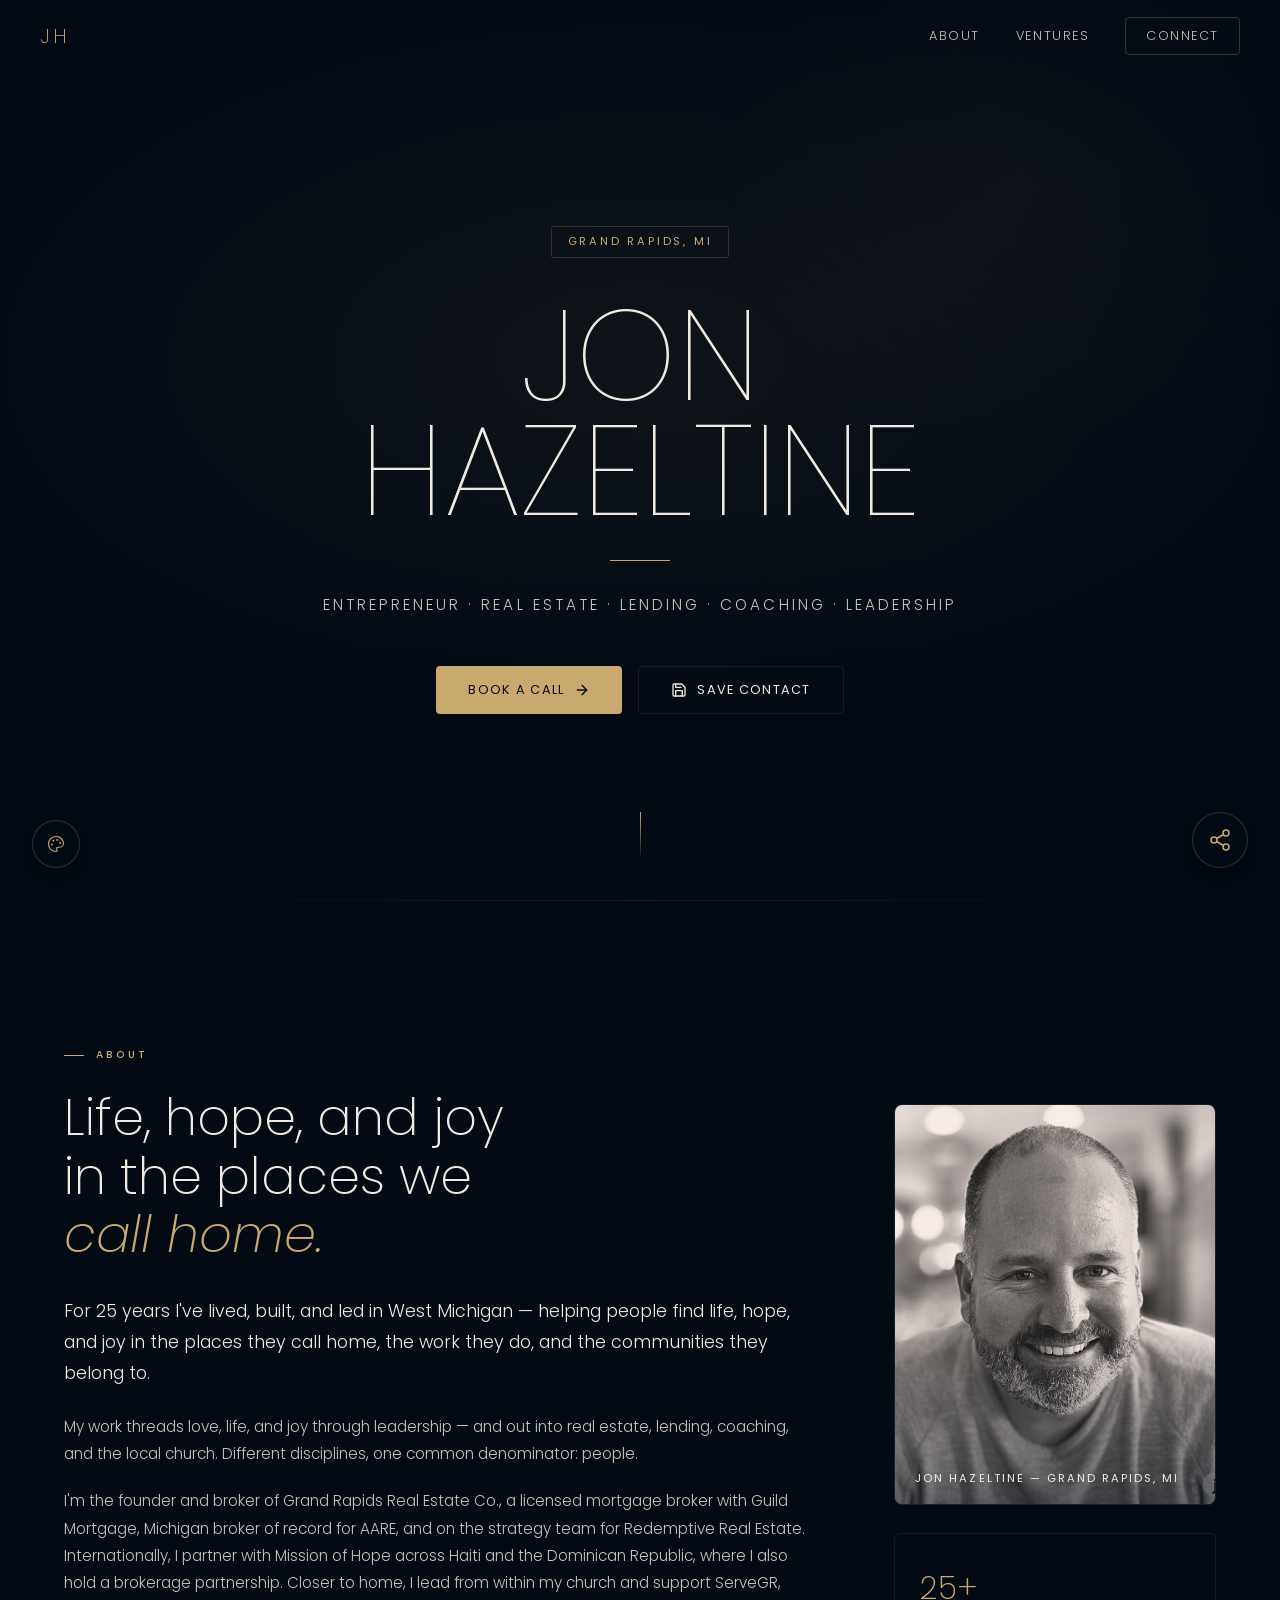
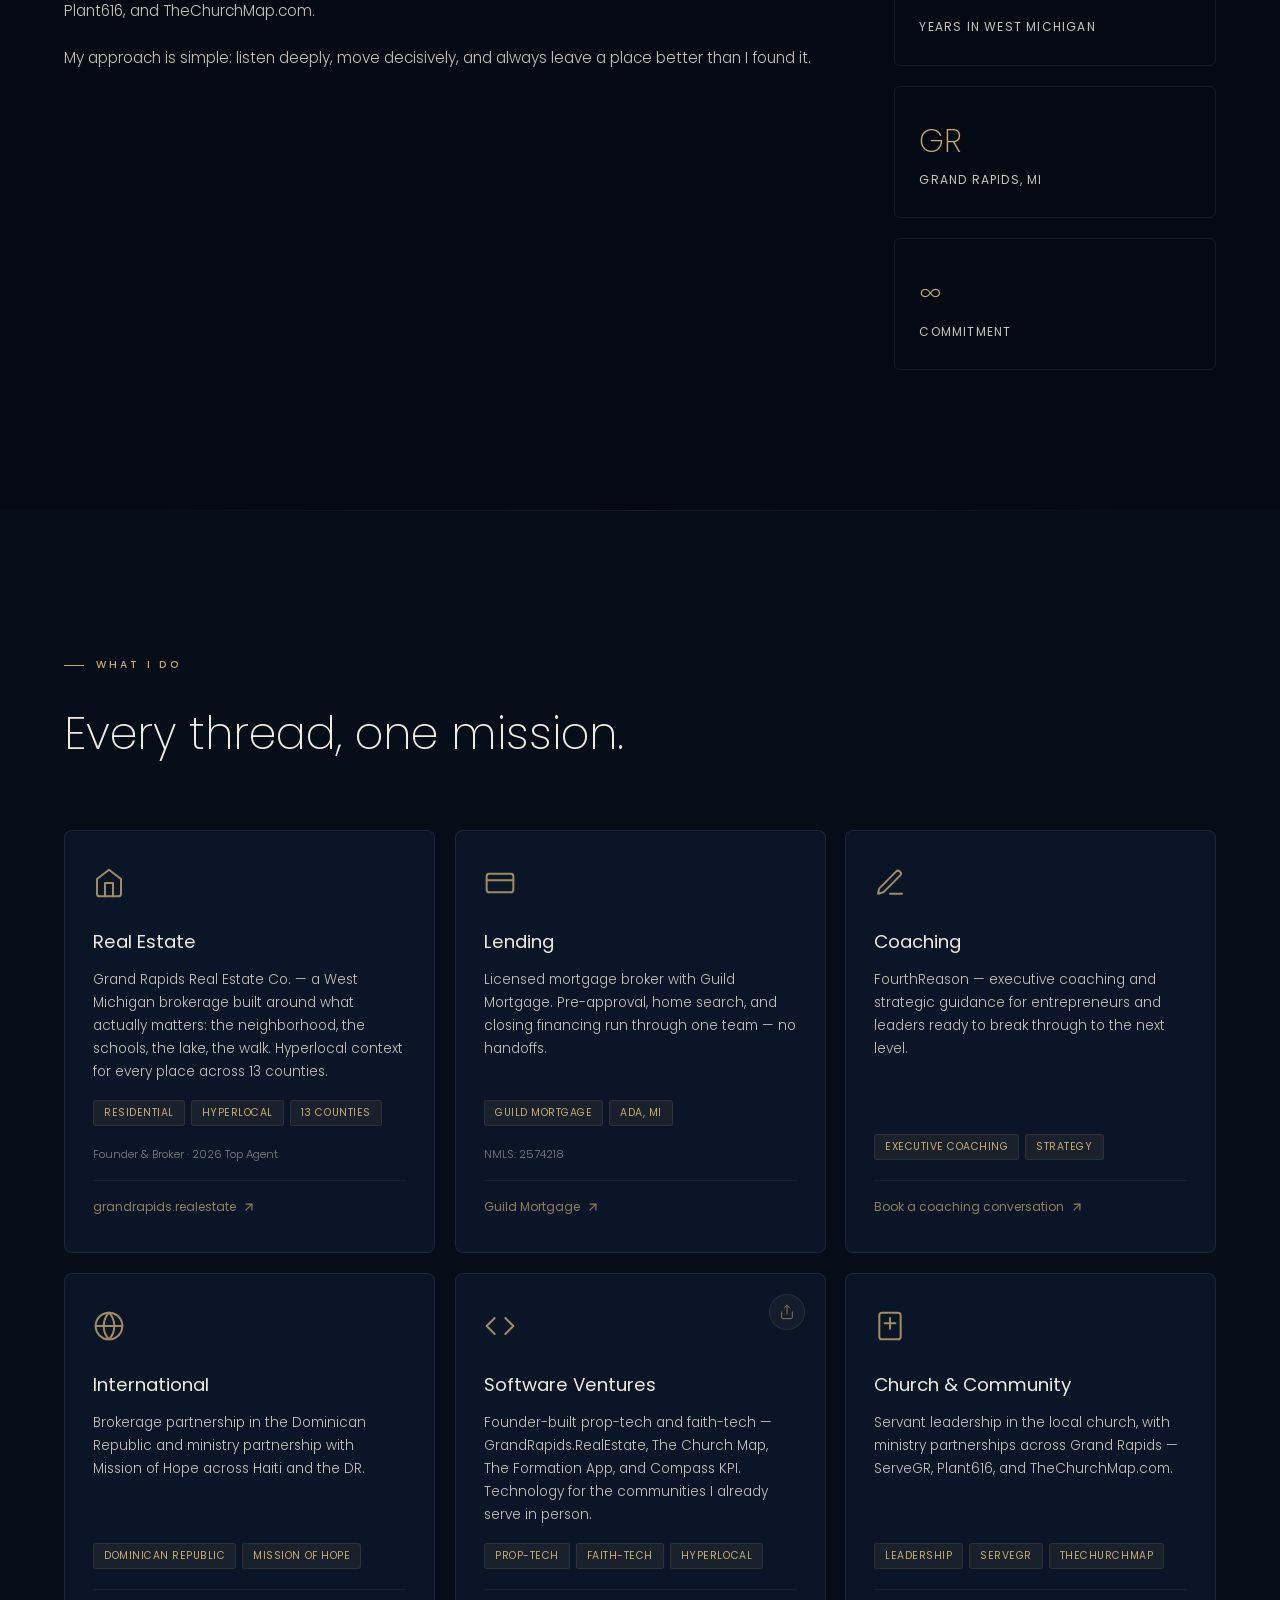
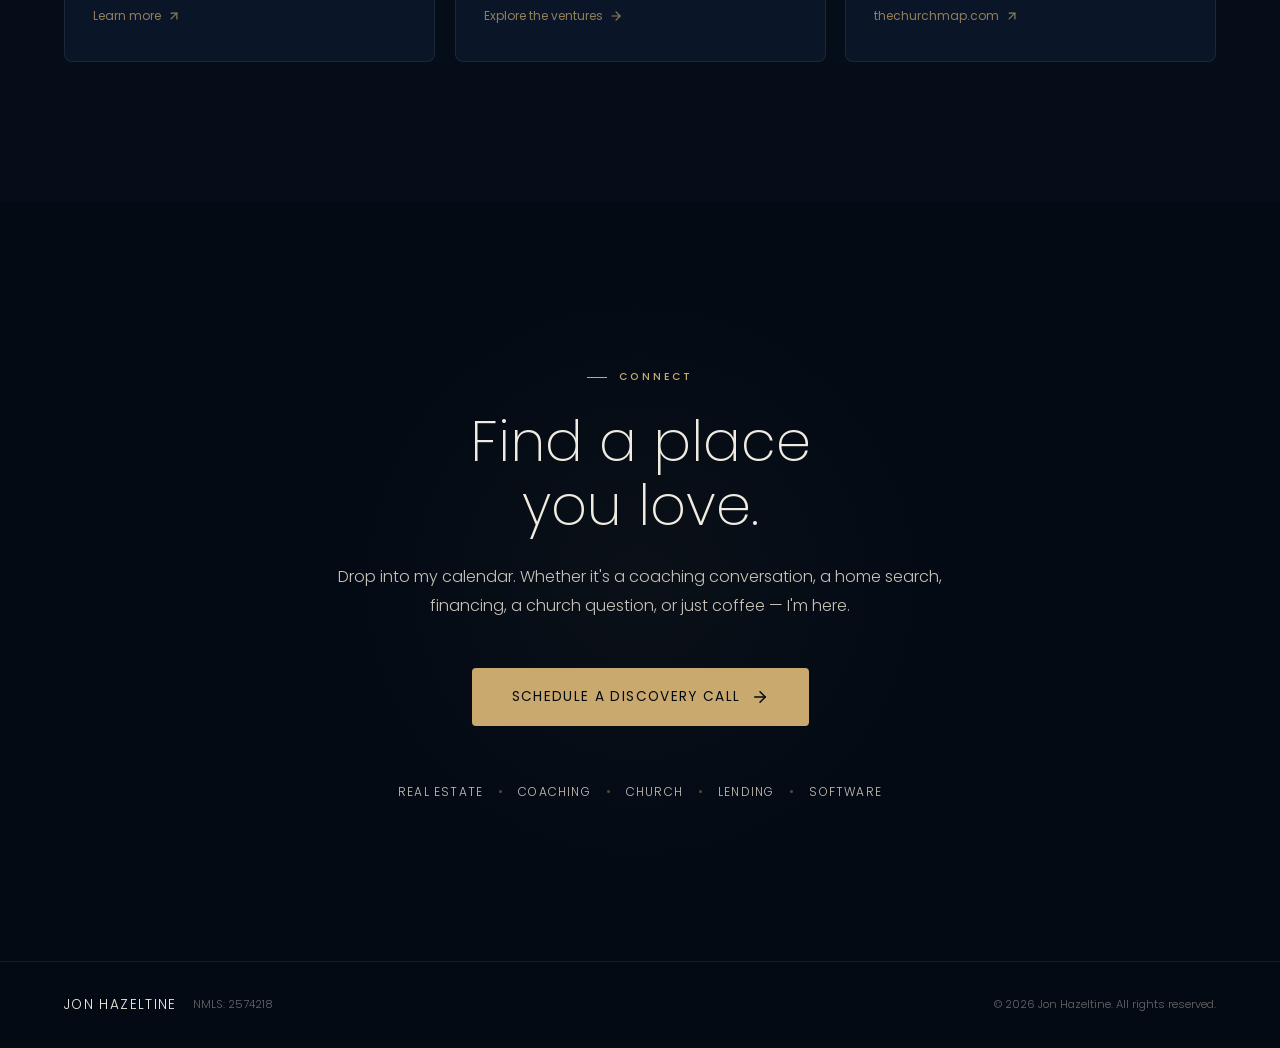
<file: index.html>
<!DOCTYPE html>
<html lang="en">
<head>
  <meta charset="UTF-8">
  <meta name="viewport" content="width=device-width, initial-scale=1.0">
  <title>Jon Hazeltine — Entrepreneur. Builder. Leader.</title>
  <meta name="description" content="Jon Hazeltine — 25 years in West Michigan helping people find life, hope, and joy in the places they call home. Real estate, lending, coaching, and church leadership.">
  <meta property="og:title" content="Jon Hazeltine — Entrepreneur. Builder. Leader.">
  <meta property="og:description" content="25 years in West Michigan. Real estate, lending, coaching, and church leadership. Find a place you love.">
  <meta property="og:type" content="website">
  <meta property="og:image" content="https://www.jonhazeltine.com/headshot.png">
  <meta name="twitter:card" content="summary_large_image">
  <meta name="twitter:title" content="Jon Hazeltine — Entrepreneur. Builder. Leader.">
  <meta name="twitter:description" content="25 years in West Michigan. Real estate, lending, coaching, and church leadership. Find a place you love.">
  <meta name="twitter:image" content="https://www.jonhazeltine.com/headshot.png">
  <link rel="preconnect" href="https://fonts.googleapis.com">
  <link rel="preconnect" href="https://fonts.gstatic.com" crossorigin>
  <script src="skin.js"></script>
  <link rel="manifest" href="manifest.json">
  <meta name="theme-color" content="#030a14">
</head>
<body>

  <!-- Floating Nav -->
  <nav class="nav" id="nav">
    <div class="nav-inner">
      <a href="#hero" class="nav-logo">JH</a>
      <div class="nav-links">
        <a href="#about">About</a>
        <a href="#ventures">Ventures</a>
        <a href="#connect" class="nav-cta">Connect</a>
      </div>
      <button class="nav-toggle" id="navToggle" aria-label="Toggle menu">
        <span></span>
        <span></span>
      </button>
    </div>
    <div class="nav-mobile" id="navMobile">
      <a href="#about">About</a>
      <a href="#ventures">Ventures</a>
      <a href="#connect">Connect</a>
    </div>
  </nav>

  <!-- Hero -->
  <section class="hero" id="hero">
    <canvas class="hero-canvas" id="heroCanvas"></canvas>
    <div class="hero-bg"></div>
    <div class="hero-overlay"></div>
    <div class="hero-content">
      <div class="hero-badge" data-animate="fade-up">Grand Rapids, MI</div>
      <h1 class="hero-name" data-animate="fade-up" data-delay="100">
        <span class="hero-name-first">Jon</span>
        <span class="hero-name-last">Hazeltine</span>
      </h1>
      <div class="hero-rule" data-animate="scale-x" data-delay="300"></div>
      <p class="hero-tagline" data-animate="fade-up" data-delay="400">
        Entrepreneur &middot; Real Estate &middot; Lending &middot; Coaching &middot; Leadership
      </p>
      <div class="hero-actions" data-animate="fade-up" data-delay="600">
        <a href="https://calendly.com/jonhazeltine/discovery" target="_blank" rel="noopener" class="btn btn-primary">
          <span>Book a Call</span>
          <svg width="16" height="16" viewBox="0 0 24 24" fill="none" stroke="currentColor" stroke-width="2" stroke-linecap="round" stroke-linejoin="round"><path d="M5 12h14"/><path d="m12 5 7 7-7 7"/></svg>
        </a>
        <button class="btn btn-ghost btn-save" id="saveContact">
          <svg width="16" height="16" viewBox="0 0 24 24" fill="none" stroke="currentColor" stroke-width="2" stroke-linecap="round" stroke-linejoin="round"><path d="M19 21H5a2 2 0 0 1-2-2V5a2 2 0 0 1 2-2h11l5 5v11a2 2 0 0 1-2 2z"/><polyline points="17 21 17 13 7 13 7 21"/><polyline points="7 3 7 8 15 8"/></svg>
          <span>Save Contact</span>
        </button>
      </div>
    </div>
    <div class="hero-scroll" data-animate="fade-up" data-delay="800">
      <div class="hero-scroll-line"></div>
    </div>
  </section>

  <!-- About -->
  <section class="about" id="about">
    <div class="container">
      <div class="section-label" data-animate="fade-up">About</div>
      <div class="about-grid">
        <div class="about-text" data-animate="fade-up" data-delay="100">
          <h2 class="about-heading">Life, hope, and joy<br>in the places we<br><em>call home.</em></h2>
          <p class="about-lead">
            For 25 years I've lived, built, and led in West Michigan &mdash; helping people find life, hope, and joy
            in the places they call home, the work they do, and the communities they belong to.
          </p>
          <p class="about-body">
            My work threads love, life, and joy through leadership &mdash; and out into real estate, lending,
            coaching, and the local church. Different disciplines, one common denominator: people.
          </p>
          <p class="about-body">
            I'm the founder and broker of Grand Rapids Real Estate Co., a licensed mortgage broker with
            Guild Mortgage, Michigan broker of record for AARE, and on the strategy team for Redemptive Real Estate.
            Internationally, I partner with Mission of Hope across Haiti and the Dominican Republic, where I also
            hold a brokerage partnership. Closer to home, I lead from within my church and support ServeGR,
            Plant616, and TheChurchMap.com.
          </p>
          <p class="about-body">
            My approach is simple: listen deeply, move decisively, and always leave a place better than I found it.
          </p>
        </div>
        <div class="about-side" data-animate="fade-up" data-delay="200">
          <figure class="about-portrait">
            <img src="headshot.png" alt="Portrait of Jon Hazeltine" width="1080" height="720" loading="lazy">
            <figcaption>Jon Hazeltine &mdash; Grand Rapids, MI</figcaption>
          </figure>
          <div class="about-stats">
            <div class="stat-card">
              <div class="stat-number">25+</div>
              <div class="stat-label">Years in West Michigan</div>
            </div>
            <div class="stat-card">
              <div class="stat-number">GR</div>
              <div class="stat-label">Grand Rapids, MI</div>
            </div>
            <div class="stat-card">
              <div class="stat-number">&infin;</div>
              <div class="stat-label">Commitment</div>
            </div>
          </div>
        </div>
      </div>
    </div>
  </section>

  <!-- Ventures -->
  <section class="ventures" id="ventures">
    <div class="container">
      <div class="section-label" data-animate="fade-up">What I Do</div>
      <h2 class="ventures-heading" data-animate="fade-up" data-delay="100">Every thread, one mission.</h2>

      <div class="ventures-grid">
        <!-- Real Estate -->
        <a href="https://grandrapids.realestate" target="_blank" rel="noopener" class="venture-card" data-animate="fade-up" data-delay="150">
          <div class="venture-icon">
            <svg width="32" height="32" viewBox="0 0 24 24" fill="none" stroke="currentColor" stroke-width="1.5" stroke-linecap="round" stroke-linejoin="round"><path d="m3 9 9-7 9 7v11a2 2 0 0 1-2 2H5a2 2 0 0 1-2-2z"/><polyline points="9 22 9 12 15 12 15 22"/></svg>
          </div>
          <h3 class="venture-title">Real Estate</h3>
          <p class="venture-desc">Grand Rapids Real Estate Co. &mdash; a West Michigan brokerage built around what actually matters: the neighborhood, the schools, the lake, the walk. Hyperlocal context for every place across 13 counties.</p>
          <div class="venture-services">
            <span>Residential</span>
            <span>Hyperlocal</span>
            <span>13 Counties</span>
          </div>
          <div class="venture-meta">Founder &amp; Broker &middot; 2026 Top Agent</div>
          <div class="venture-link">
            <span>grandrapids.realestate</span>
            <svg width="14" height="14" viewBox="0 0 24 24" fill="none" stroke="currentColor" stroke-width="2" stroke-linecap="round" stroke-linejoin="round"><path d="M7 17 17 7"/><path d="M7 7h10v10"/></svg>
          </div>
        </a>

        <!-- Mortgages -->
        <a href="https://branches.guildmortgage.com/mi/ada/jon-hazeltine-539-umjh.html" target="_blank" rel="noopener" class="venture-card" data-animate="fade-up" data-delay="200">
          <div class="venture-icon">
            <svg width="32" height="32" viewBox="0 0 24 24" fill="none" stroke="currentColor" stroke-width="1.5" stroke-linecap="round" stroke-linejoin="round"><rect x="2" y="5" width="20" height="14" rx="2"/><line x1="2" y1="10" x2="22" y2="10"/></svg>
          </div>
          <h3 class="venture-title">Lending</h3>
          <p class="venture-desc">Licensed mortgage broker with Guild Mortgage. Pre-approval, home search, and closing financing run through one team &mdash; no handoffs.</p>
          <div class="venture-services">
            <span>Guild Mortgage</span>
            <span>Ada, MI</span>
          </div>
          <div class="venture-meta">NMLS: 2574218</div>
          <div class="venture-link">
            <span>Guild Mortgage</span>
            <svg width="14" height="14" viewBox="0 0 24 24" fill="none" stroke="currentColor" stroke-width="2" stroke-linecap="round" stroke-linejoin="round"><path d="M7 17 17 7"/><path d="M7 7h10v10"/></svg>
          </div>
        </a>

        <!-- Coaching -->
        <a href="https://calendly.com/jonhazeltine/discovery" target="_blank" rel="noopener" class="venture-card" data-animate="fade-up" data-delay="250">
          <div class="venture-icon">
            <svg width="32" height="32" viewBox="0 0 24 24" fill="none" stroke="currentColor" stroke-width="1.5" stroke-linecap="round" stroke-linejoin="round"><path d="M12 20h9"/><path d="M16.5 3.5a2.12 2.12 0 0 1 3 3L7 19l-4 1 1-4Z"/></svg>
          </div>
          <h3 class="venture-title">Coaching</h3>
          <p class="venture-desc">FourthReason &mdash; executive coaching and strategic guidance for entrepreneurs and leaders ready to break through to the next level.</p>
          <div class="venture-services">
            <span>Executive Coaching</span>
            <span>Strategy</span>
          </div>
          <div class="venture-link">
            <span>Book a coaching conversation</span>
            <svg width="14" height="14" viewBox="0 0 24 24" fill="none" stroke="currentColor" stroke-width="2" stroke-linecap="round" stroke-linejoin="round"><path d="M7 17 17 7"/><path d="M7 7h10v10"/></svg>
          </div>
        </a>

        <!-- International Development -->
        <a href="https://calendly.com/jonhazeltine/discovery" target="_blank" rel="noopener" class="venture-card" data-animate="fade-up" data-delay="300">
          <div class="venture-icon">
            <svg width="32" height="32" viewBox="0 0 24 24" fill="none" stroke="currentColor" stroke-width="1.5" stroke-linecap="round" stroke-linejoin="round"><circle cx="12" cy="12" r="10"/><path d="M12 2a14.5 14.5 0 0 0 0 20 14.5 14.5 0 0 0 0-20"/><path d="M2 12h20"/></svg>
          </div>
          <h3 class="venture-title">International</h3>
          <p class="venture-desc">Brokerage partnership in the Dominican Republic and ministry partnership with Mission of Hope across Haiti and the DR.</p>
          <div class="venture-services">
            <span>Dominican Republic</span>
            <span>Mission of Hope</span>
          </div>
          <div class="venture-link">
            <span>Learn more</span>
            <svg width="14" height="14" viewBox="0 0 24 24" fill="none" stroke="currentColor" stroke-width="2" stroke-linecap="round" stroke-linejoin="round"><path d="M7 17 17 7"/><path d="M7 7h10v10"/></svg>
          </div>
        </a>

        <!-- Software Ventures -->
        <a href="software.html" class="venture-card" data-animate="fade-up" data-delay="350">
          <button class="card-share" id="softwareShare" aria-label="Share the software ventures page" title="Share">
            <svg width="16" height="16" viewBox="0 0 24 24" fill="none" stroke="currentColor" stroke-width="1.5" stroke-linecap="round" stroke-linejoin="round"><path d="M4 12v8a2 2 0 0 0 2 2h12a2 2 0 0 0 2-2v-8"/><polyline points="16 6 12 2 8 6"/><line x1="12" y1="2" x2="12" y2="15"/></svg>
          </button>
          <div class="venture-icon">
            <svg width="32" height="32" viewBox="0 0 24 24" fill="none" stroke="currentColor" stroke-width="1.5" stroke-linecap="round" stroke-linejoin="round"><polyline points="16 18 22 12 16 6"/><polyline points="8 6 2 12 8 18"/></svg>
          </div>
          <h3 class="venture-title">Software Ventures</h3>
          <p class="venture-desc">Founder-built prop-tech and faith-tech &mdash; GrandRapids.RealEstate, The Church Map, The Formation App, and Compass KPI. Technology for the communities I already serve in person.</p>
          <div class="venture-services">
            <span>Prop-Tech</span>
            <span>Faith-Tech</span>
            <span>Hyperlocal</span>
          </div>
          <div class="venture-link">
            <span>Explore the ventures</span>
            <svg width="14" height="14" viewBox="0 0 24 24" fill="none" stroke="currentColor" stroke-width="2" stroke-linecap="round" stroke-linejoin="round"><path d="M5 12h14"/><path d="m12 5 7 7-7 7"/></svg>
          </div>
        </a>

        <!-- Church Leadership -->
        <a href="https://thechurchmap.com" target="_blank" rel="noopener" class="venture-card" data-animate="fade-up" data-delay="400">
          <div class="venture-icon">
            <svg width="32" height="32" viewBox="0 0 24 24" fill="none" stroke="currentColor" stroke-width="1.5" stroke-linecap="round" stroke-linejoin="round"><path d="M18 2H6a2 2 0 0 0-2 2v16a2 2 0 0 0 2 2h12a2 2 0 0 0 2-2V4a2 2 0 0 0-2-2Z"/><path d="m12 6v8"/><path d="m8 10h8"/></svg>
          </div>
          <h3 class="venture-title">Church &amp; Community</h3>
          <p class="venture-desc">Servant leadership in the local church, with ministry partnerships across Grand Rapids &mdash; ServeGR, Plant616, and TheChurchMap.com.</p>
          <div class="venture-services">
            <span>Leadership</span>
            <span>ServeGR</span>
            <span>TheChurchMap</span>
          </div>
          <div class="venture-link">
            <span>thechurchmap.com</span>
            <svg width="14" height="14" viewBox="0 0 24 24" fill="none" stroke="currentColor" stroke-width="2" stroke-linecap="round" stroke-linejoin="round"><path d="M7 17 17 7"/><path d="M7 7h10v10"/></svg>
          </div>
        </a>
      </div>
    </div>
  </section>

  <!-- Connect -->
  <section class="connect" id="connect">
    <div class="container">
      <div class="connect-inner">
        <div class="section-label" data-animate="fade-up">Connect</div>
        <h2 class="connect-heading" data-animate="fade-up" data-delay="100">Find a place<br>you love.</h2>
        <p class="connect-sub" data-animate="fade-up" data-delay="200">Drop into my calendar. Whether it's a coaching conversation, a home search, financing, a church question, or just coffee &mdash; I'm here.</p>
        <div class="connect-buttons" data-animate="fade-up" data-delay="300">
          <a href="https://calendly.com/jonhazeltine/discovery" target="_blank" rel="noopener" class="btn btn-primary btn-lg">
            <span>Schedule a Discovery Call</span>
            <svg width="18" height="18" viewBox="0 0 24 24" fill="none" stroke="currentColor" stroke-width="2" stroke-linecap="round" stroke-linejoin="round"><path d="M5 12h14"/><path d="m12 5 7 7-7 7"/></svg>
          </a>
        </div>
        <div class="connect-links" data-animate="fade-up" data-delay="400">
          <a href="https://grandrapids.realestate" target="_blank" rel="noopener">Real Estate</a>
          <span class="connect-dot"></span>
          <a href="https://calendly.com/jonhazeltine/discovery" target="_blank" rel="noopener">Coaching</a>
          <span class="connect-dot"></span>
          <a href="https://thechurchmap.com" target="_blank" rel="noopener">Church</a>
          <span class="connect-dot"></span>
          <a href="https://branches.guildmortgage.com/mi/ada/jon-hazeltine-539-umjh.html" target="_blank" rel="noopener">Lending</a>
          <span class="connect-dot"></span>
          <a href="software.html">Software</a>
        </div>
      </div>
    </div>
  </section>

  <!-- Floating Share / Bump Button -->
  <div class="fab-container">
    <button class="fab" id="fabShare" aria-label="Share contact">
      <svg class="fab-icon fab-icon-share" width="24" height="24" viewBox="0 0 24 24" fill="none" stroke="currentColor" stroke-width="1.5" stroke-linecap="round" stroke-linejoin="round"><circle cx="18" cy="5" r="3"/><circle cx="6" cy="12" r="3"/><circle cx="18" cy="19" r="3"/><line x1="8.59" y1="13.51" x2="15.42" y2="17.49"/><line x1="15.41" y1="6.51" x2="8.59" y2="10.49"/></svg>
      <svg class="fab-icon fab-icon-close" width="24" height="24" viewBox="0 0 24 24" fill="none" stroke="currentColor" stroke-width="1.5" stroke-linecap="round" stroke-linejoin="round"><line x1="18" y1="6" x2="6" y2="18"/><line x1="6" y1="6" x2="18" y2="18"/></svg>
    </button>
    <div class="fab-menu" id="fabMenu">
      <button class="fab-option" id="fabVcard">
        <svg width="18" height="18" viewBox="0 0 24 24" fill="none" stroke="currentColor" stroke-width="1.5" stroke-linecap="round" stroke-linejoin="round"><path d="M19 21H5a2 2 0 0 1-2-2V5a2 2 0 0 1 2-2h11l5 5v11a2 2 0 0 1-2 2z"/><polyline points="17 21 17 13 7 13 7 21"/><polyline points="7 3 7 8 15 8"/></svg>
        <span>Save to Contacts</span>
      </button>
      <button class="fab-option" id="fabQR">
        <svg width="18" height="18" viewBox="0 0 24 24" fill="none" stroke="currentColor" stroke-width="1.5" stroke-linecap="round" stroke-linejoin="round"><rect x="3" y="3" width="7" height="7"/><rect x="14" y="3" width="7" height="7"/><rect x="3" y="14" width="7" height="7"/><rect x="14" y="14" width="3" height="3"/><line x1="21" y1="14" x2="21" y2="14.01"/><line x1="21" y1="21" x2="21" y2="21.01"/></svg>
        <span>Show QR Code</span>
      </button>
      <button class="fab-option" id="fabLink">
        <svg width="18" height="18" viewBox="0 0 24 24" fill="none" stroke="currentColor" stroke-width="1.5" stroke-linecap="round" stroke-linejoin="round"><path d="M10 13a5 5 0 0 0 7.54.54l3-3a5 5 0 0 0-7.07-7.07l-1.72 1.71"/><path d="M14 11a5 5 0 0 0-7.54-.54l-3 3a5 5 0 0 0 7.07 7.07l1.71-1.71"/></svg>
        <span>Copy Link</span>
      </button>
    </div>
  </div>

  <!-- QR Modal -->
  <div class="modal-overlay" id="qrModal">
    <div class="modal">
      <button class="modal-close" id="qrClose">&times;</button>
      <div class="modal-qr">
        <canvas id="qrCanvas" width="200" height="200"></canvas>
      </div>
      <p class="modal-label">Scan to connect with Jon</p>
      <p class="modal-url">jonhazeltine.com</p>
    </div>
  </div>

  <!-- Toast -->
  <div class="toast" id="toast"></div>

  <!-- Footer -->
  <footer class="footer">
    <div class="container">
      <div class="footer-inner">
        <div class="footer-brand">
          <span class="footer-logo">Jon Hazeltine</span>
          <span class="footer-nmls">NMLS: 2574218</span>
        </div>
        <div class="footer-copy">&copy; 2026 Jon Hazeltine. All rights reserved.</div>
      </div>
    </div>
  </footer>

  <script src="script.js"></script>
</body>
</html>
</file>
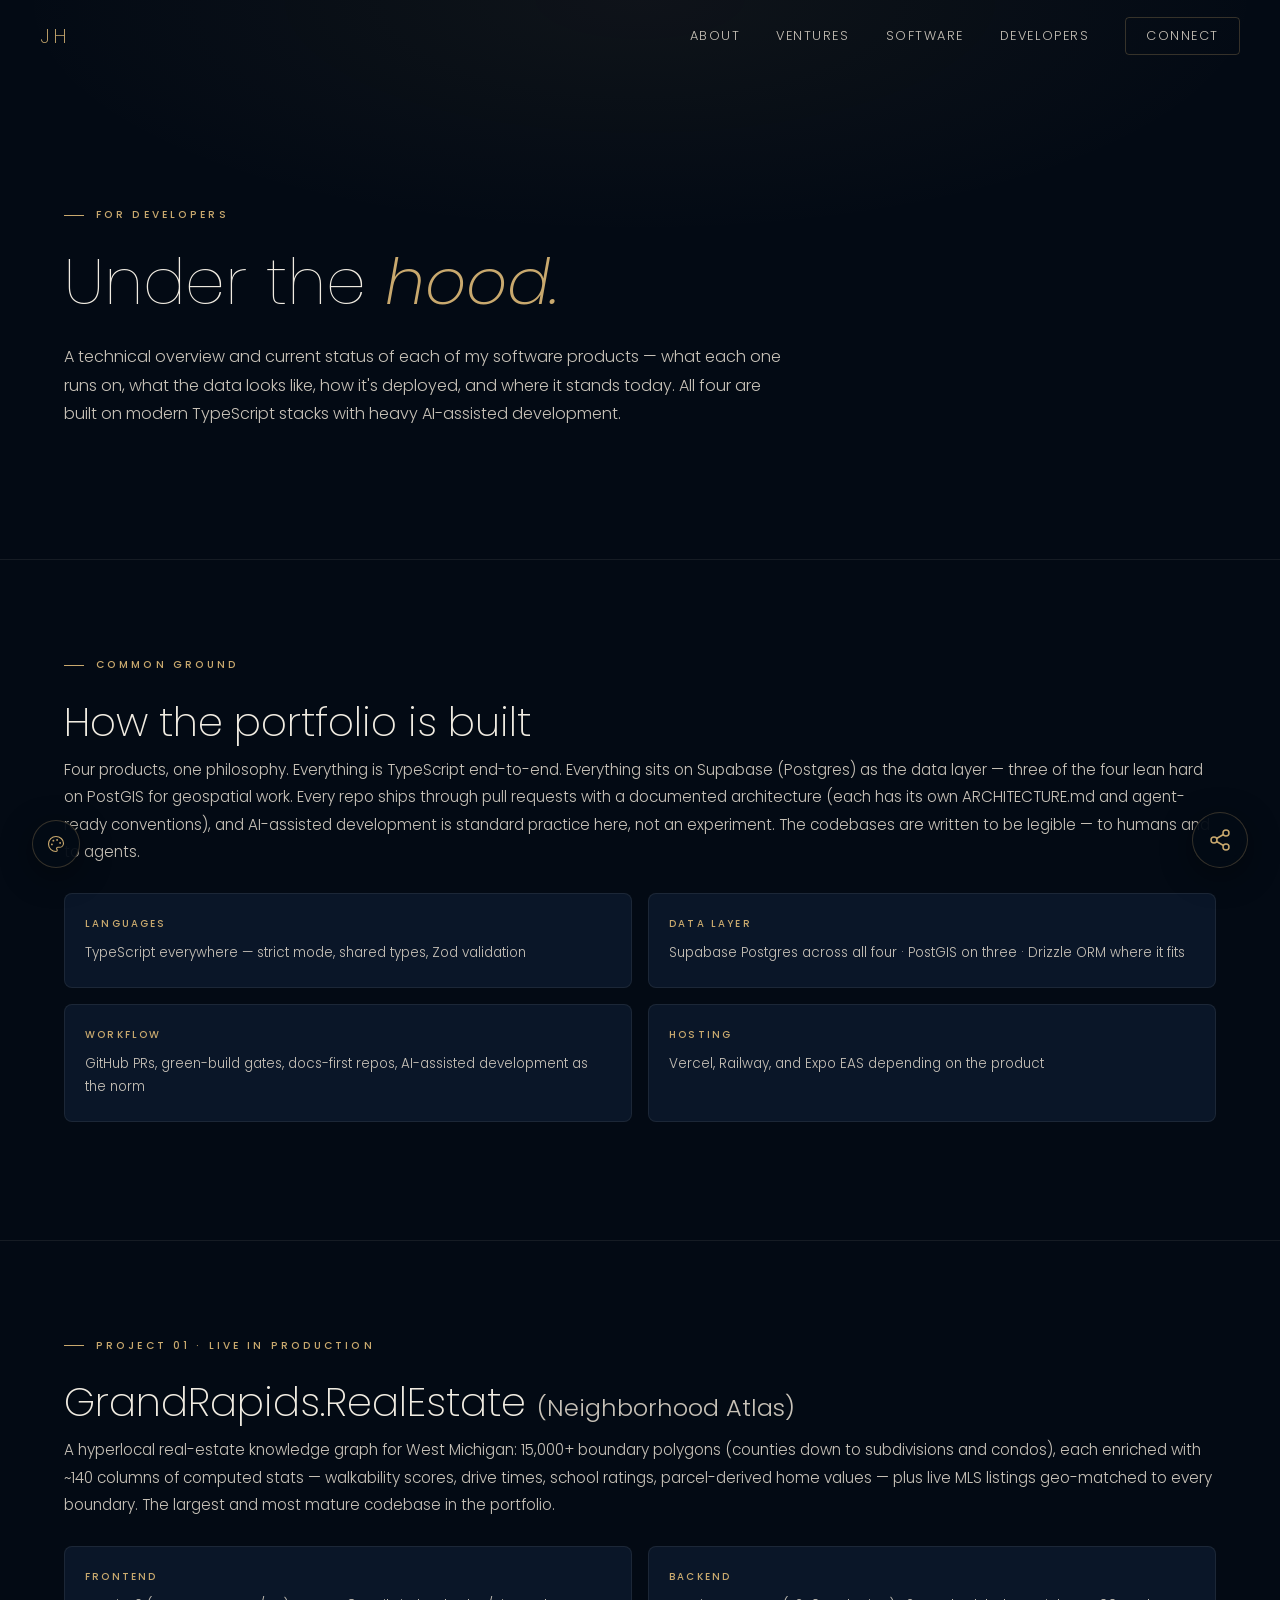
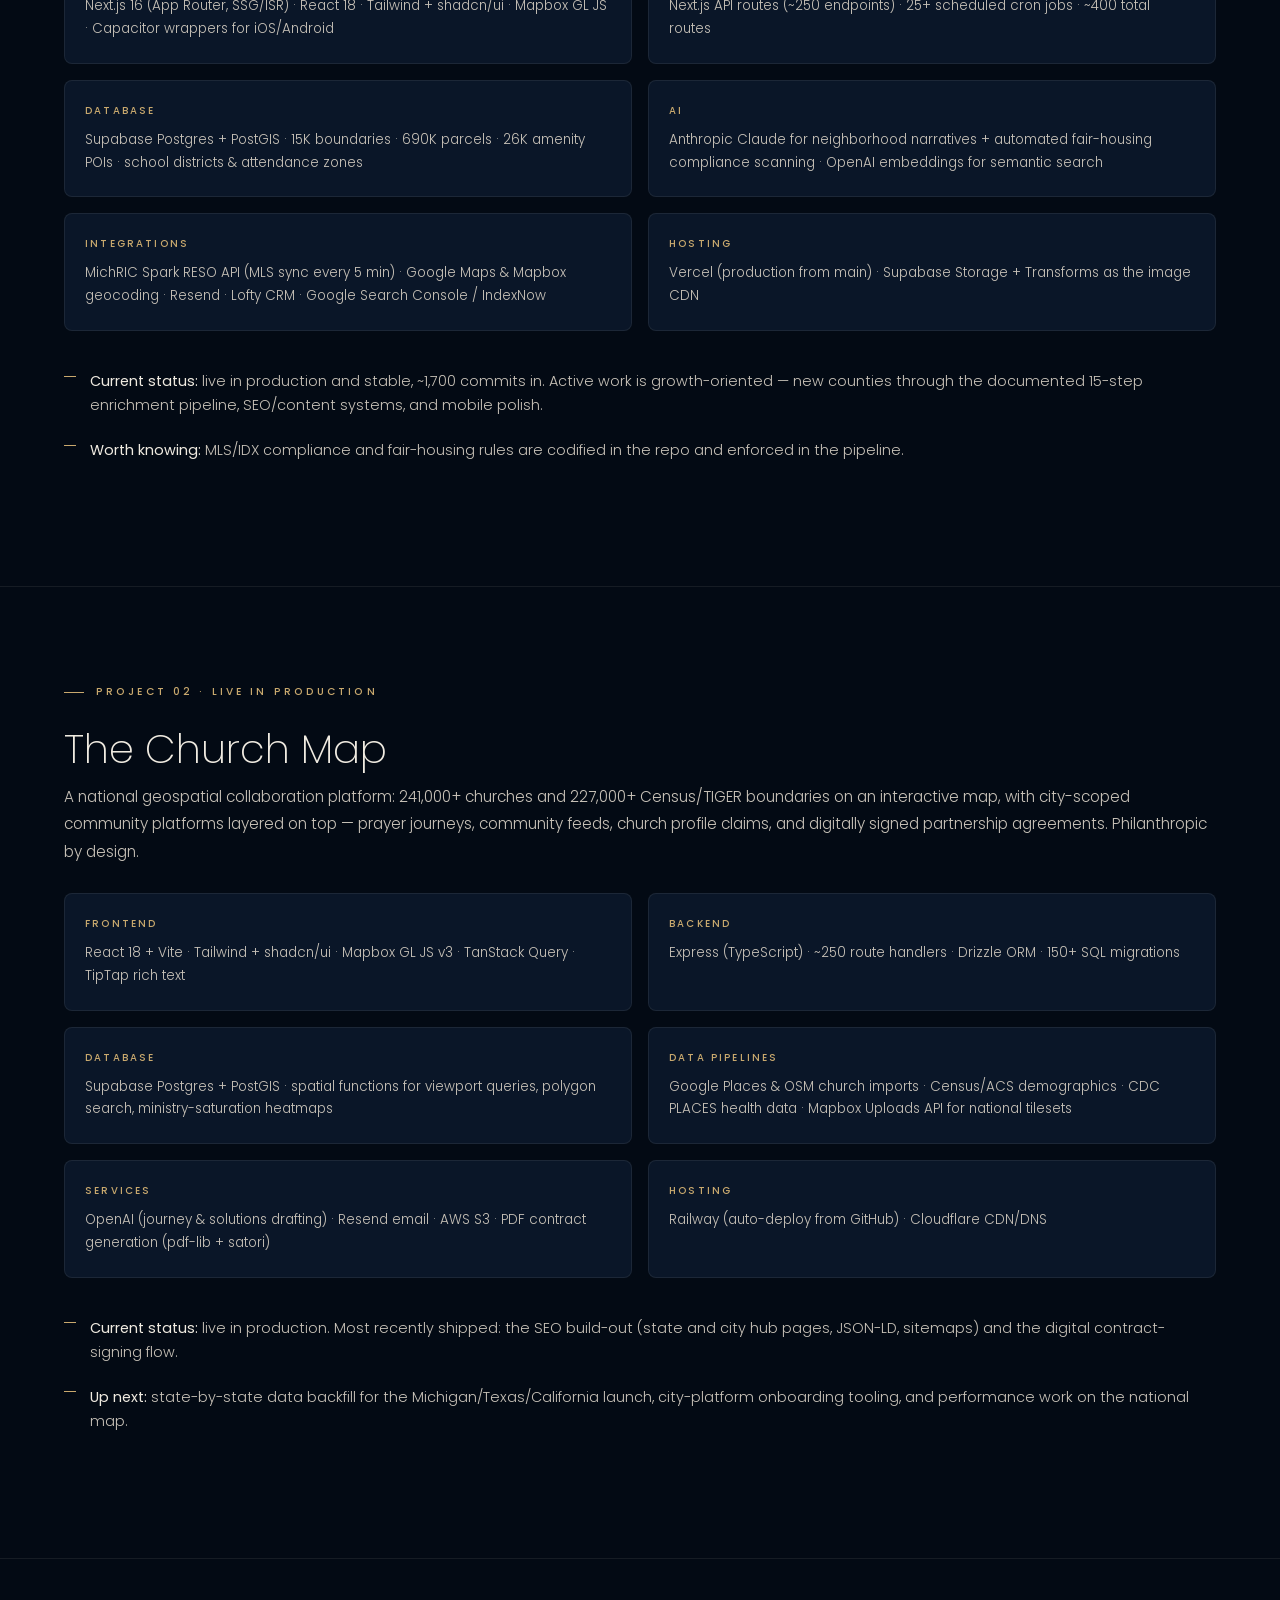
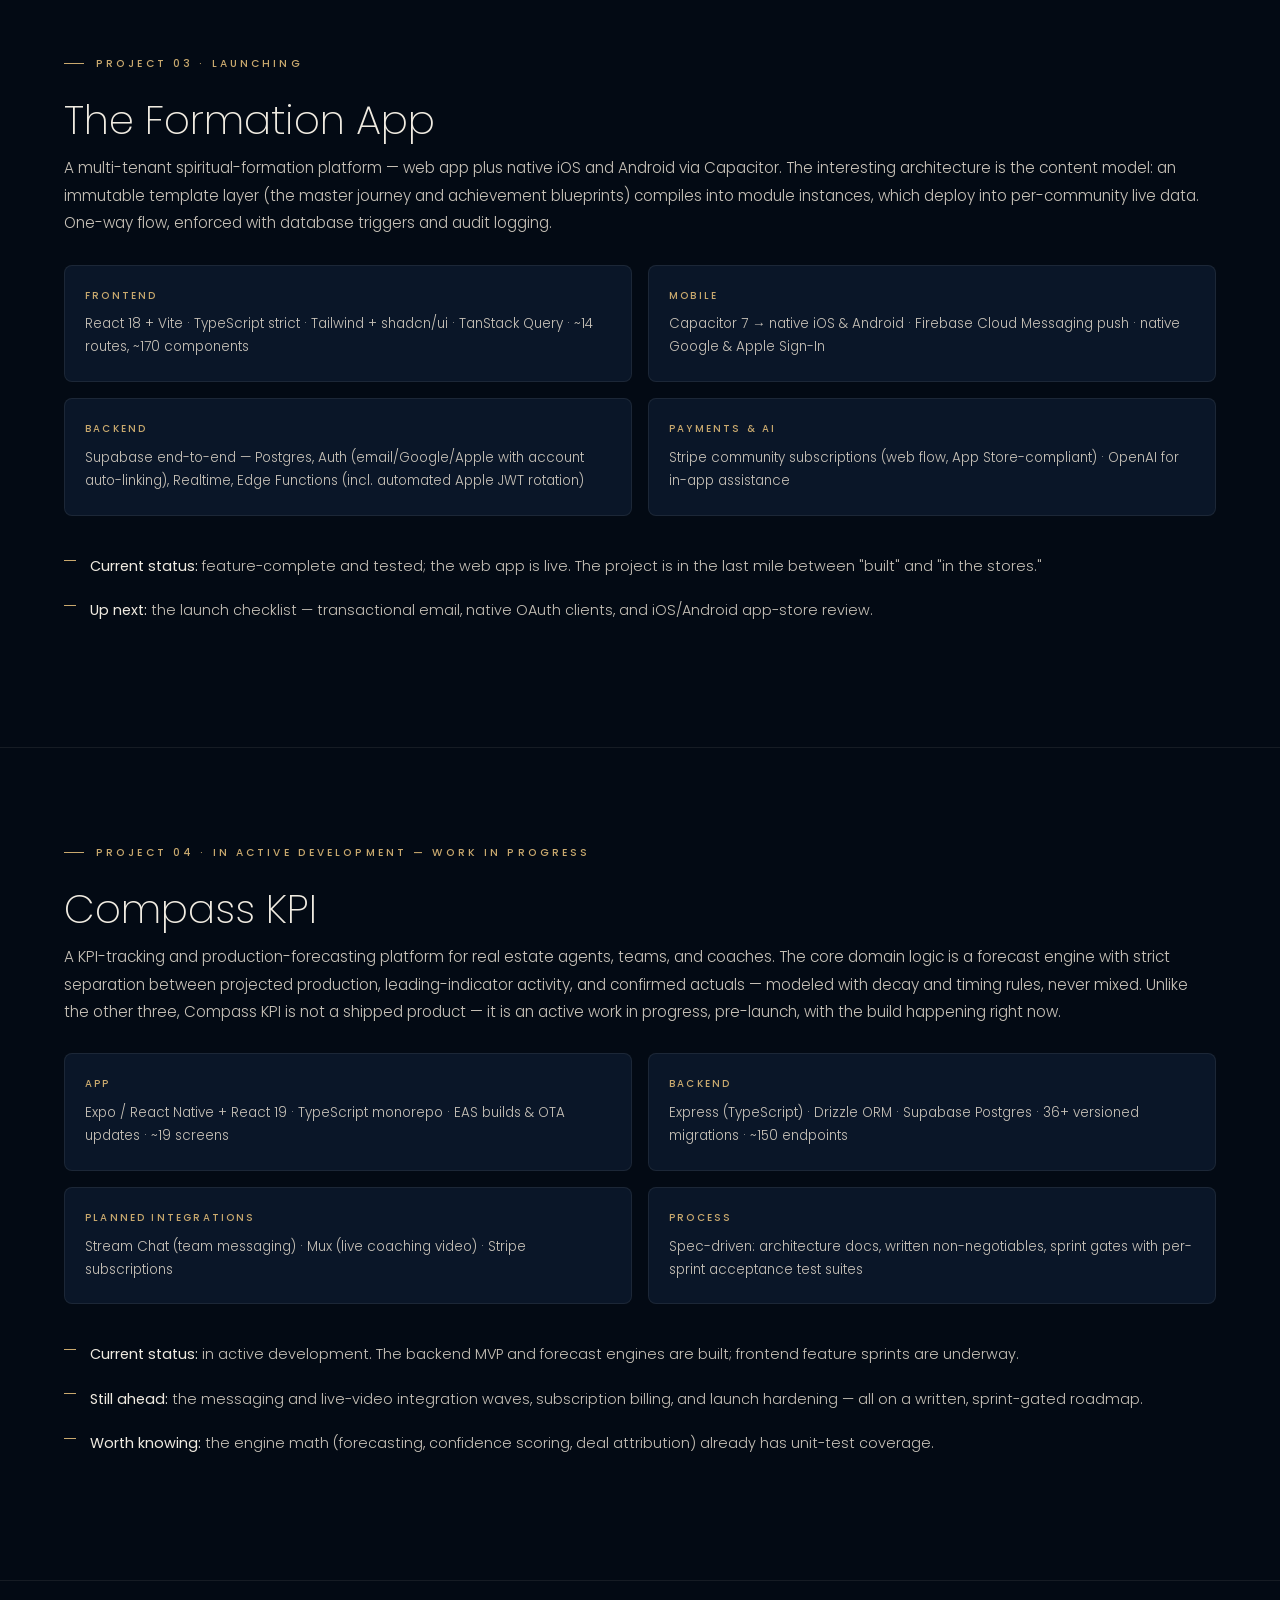
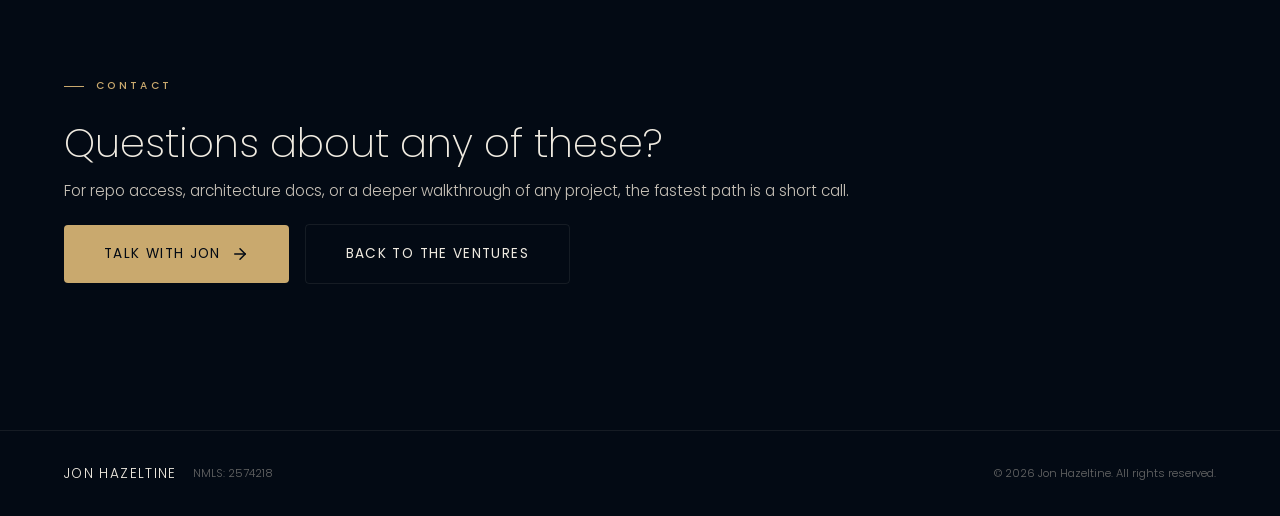
<file: developers.html>
<!DOCTYPE html>
<html lang="en">
<head>
  <meta charset="UTF-8">
  <meta name="viewport" content="width=device-width, initial-scale=1.0">
  <title>For Developers — Jon Hazeltine</title>
  <meta name="description" content="Technical overview and current status of Jon Hazeltine's software projects — stacks, infrastructure, data, and where each one stands today.">
  <meta property="og:title" content="For Developers — Jon Hazeltine">
  <meta property="og:description" content="What's under the hood of each project — stacks, infrastructure, data, and current status.">
  <meta property="og:type" content="website">
  <meta property="og:url" content="https://www.jonhazeltine.com/developers.html">
  <meta property="og:image" content="https://www.jonhazeltine.com/og-software.png">
  <meta property="og:image:width" content="1200">
  <meta property="og:image:height" content="630">
  <meta property="og:image:alt" content="Software with a hometown address — the software ventures of Jon Hazeltine">
  <meta name="twitter:card" content="summary_large_image">
  <meta name="twitter:title" content="For Developers — Jon Hazeltine">
  <meta name="twitter:description" content="What's under the hood of each project — stacks, infrastructure, data, and current status.">
  <meta name="twitter:image" content="https://www.jonhazeltine.com/og-software.png">
  <link rel="preconnect" href="https://fonts.googleapis.com">
  <link rel="preconnect" href="https://fonts.gstatic.com" crossorigin>
  <script src="skin.js"></script>
  <meta name="theme-color" content="#030a14">
</head>
<body>

  <!-- Floating Nav -->
  <nav class="nav" id="nav">
    <div class="nav-inner">
      <a href="index.html" class="nav-logo">JH</a>
      <div class="nav-links">
        <a href="index.html#about">About</a>
        <a href="index.html#ventures">Ventures</a>
        <a href="software.html">Software</a>
        <a href="developers.html">Developers</a>
        <a href="index.html#connect" class="nav-cta">Connect</a>
      </div>
      <button class="nav-toggle" id="navToggle" aria-label="Toggle menu">
        <span></span>
        <span></span>
      </button>
    </div>
    <div class="nav-mobile" id="navMobile">
      <a href="index.html#about">About</a>
      <a href="index.html#ventures">Ventures</a>
      <a href="software.html">Software</a>
      <a href="developers.html">Developers</a>
      <a href="index.html#connect">Connect</a>
    </div>
  </nav>

  <!-- Page Hero -->
  <header class="subpage-hero">
    <div class="container">
      <div class="section-label" data-animate="fade-up">For Developers</div>
      <h1 class="subpage-title" data-animate="fade-up" data-delay="100">Under the <em>hood.</em></h1>
      <p class="subpage-sub" data-animate="fade-up" data-delay="200">
        A technical overview and current status of each of my software products — what each one
        runs on, what the data looks like, how it's deployed, and where it stands today. All four
        are built on modern TypeScript stacks with heavy AI-assisted development.
      </p>
    </div>
  </header>

  <!-- How the portfolio is built -->
  <section class="project">
    <div class="container">
      <div class="section-label" data-animate="fade-up">Common Ground</div>
      <h2 class="project-title" data-animate="fade-up" data-delay="100">How the portfolio is built</h2>
      <p class="about-body" data-animate="fade-up" data-delay="150">
        Four products, one philosophy. Everything is TypeScript end-to-end. Everything sits on
        Supabase (Postgres) as the data layer — three of the four lean hard on PostGIS for
        geospatial work. Every repo ships through pull requests with a documented architecture
        (each has its own ARCHITECTURE.md and agent-ready conventions), and AI-assisted
        development is standard practice here, not an experiment. The codebases are written
        to be legible — to humans and to agents.
      </p>
      <div class="spec-grid" data-animate="fade-up" data-delay="200">
        <div class="spec-card">
          <div class="spec-label">Languages</div>
          <div class="spec-value">TypeScript everywhere — strict mode, shared types, Zod validation</div>
        </div>
        <div class="spec-card">
          <div class="spec-label">Data Layer</div>
          <div class="spec-value">Supabase Postgres across all four · PostGIS on three · Drizzle ORM where it fits</div>
        </div>
        <div class="spec-card">
          <div class="spec-label">Workflow</div>
          <div class="spec-value">GitHub PRs, green-build gates, docs-first repos, AI-assisted development as the norm</div>
        </div>
        <div class="spec-card">
          <div class="spec-label">Hosting</div>
          <div class="spec-value">Vercel, Railway, and Expo EAS depending on the product</div>
        </div>
      </div>
    </div>
  </section>

  <!-- GrandRapids.RealEstate -->
  <section class="project" id="grandrapids-realestate">
    <div class="container">
      <div class="section-label" data-animate="fade-up">Project 01 · Live in Production</div>
      <h2 class="project-title" data-animate="fade-up" data-delay="100">GrandRapids.RealEstate <span class="project-alt">(Neighborhood Atlas)</span></h2>
      <p class="about-body" data-animate="fade-up" data-delay="150">
        A hyperlocal real-estate knowledge graph for West Michigan: 15,000+ boundary polygons
        (counties down to subdivisions and condos), each enriched with ~140 columns of computed
        stats — walkability scores, drive times, school ratings, parcel-derived home values — plus
        live MLS listings geo-matched to every boundary. The largest and most mature codebase in
        the portfolio.
      </p>
      <div class="spec-grid" data-animate="fade-up" data-delay="200">
        <div class="spec-card">
          <div class="spec-label">Frontend</div>
          <div class="spec-value">Next.js 16 (App Router, SSG/ISR) · React 18 · Tailwind + shadcn/ui · Mapbox GL JS · Capacitor wrappers for iOS/Android</div>
        </div>
        <div class="spec-card">
          <div class="spec-label">Backend</div>
          <div class="spec-value">Next.js API routes (~250 endpoints) · 25+ scheduled cron jobs · ~400 total routes</div>
        </div>
        <div class="spec-card">
          <div class="spec-label">Database</div>
          <div class="spec-value">Supabase Postgres + PostGIS · 15K boundaries · 690K parcels · 26K amenity POIs · school districts &amp; attendance zones</div>
        </div>
        <div class="spec-card">
          <div class="spec-label">AI</div>
          <div class="spec-value">Anthropic Claude for neighborhood narratives + automated fair-housing compliance scanning · OpenAI embeddings for semantic search</div>
        </div>
        <div class="spec-card">
          <div class="spec-label">Integrations</div>
          <div class="spec-value">MichRIC Spark RESO API (MLS sync every 5 min) · Google Maps &amp; Mapbox geocoding · Resend · Lofty CRM · Google Search Console / IndexNow</div>
        </div>
        <div class="spec-card">
          <div class="spec-label">Hosting</div>
          <div class="spec-value">Vercel (production from main) · Supabase Storage + Transforms as the image CDN</div>
        </div>
      </div>
      <ul class="feature-list" data-animate="fade-up" data-delay="250">
        <li><strong>Current status:</strong> live in production and stable, ~1,700 commits in. Active work is growth-oriented — new counties through the documented 15-step enrichment pipeline, SEO/content systems, and mobile polish.</li>
        <li><strong>Worth knowing:</strong> MLS/IDX compliance and fair-housing rules are codified in the repo and enforced in the pipeline.</li>
      </ul>
    </div>
  </section>

  <!-- The Church Map -->
  <section class="project" id="the-church-map">
    <div class="container">
      <div class="section-label" data-animate="fade-up">Project 02 · Live in Production</div>
      <h2 class="project-title" data-animate="fade-up" data-delay="100">The Church Map</h2>
      <p class="about-body" data-animate="fade-up" data-delay="150">
        A national geospatial collaboration platform: 241,000+ churches and 227,000+ Census/TIGER
        boundaries on an interactive map, with city-scoped community platforms layered on top —
        prayer journeys, community feeds, church profile claims, and digitally signed partnership
        agreements. Philanthropic by design.
      </p>
      <div class="spec-grid" data-animate="fade-up" data-delay="200">
        <div class="spec-card">
          <div class="spec-label">Frontend</div>
          <div class="spec-value">React 18 + Vite · Tailwind + shadcn/ui · Mapbox GL JS v3 · TanStack Query · TipTap rich text</div>
        </div>
        <div class="spec-card">
          <div class="spec-label">Backend</div>
          <div class="spec-value">Express (TypeScript) · ~250 route handlers · Drizzle ORM · 150+ SQL migrations</div>
        </div>
        <div class="spec-card">
          <div class="spec-label">Database</div>
          <div class="spec-value">Supabase Postgres + PostGIS · spatial functions for viewport queries, polygon search, ministry-saturation heatmaps</div>
        </div>
        <div class="spec-card">
          <div class="spec-label">Data Pipelines</div>
          <div class="spec-value">Google Places &amp; OSM church imports · Census/ACS demographics · CDC PLACES health data · Mapbox Uploads API for national tilesets</div>
        </div>
        <div class="spec-card">
          <div class="spec-label">Services</div>
          <div class="spec-value">OpenAI (journey &amp; solutions drafting) · Resend email · AWS S3 · PDF contract generation (pdf-lib + satori)</div>
        </div>
        <div class="spec-card">
          <div class="spec-label">Hosting</div>
          <div class="spec-value">Railway (auto-deploy from GitHub) · Cloudflare CDN/DNS</div>
        </div>
      </div>
      <ul class="feature-list" data-animate="fade-up" data-delay="250">
        <li><strong>Current status:</strong> live in production. Most recently shipped: the SEO build-out (state and city hub pages, JSON-LD, sitemaps) and the digital contract-signing flow.</li>
        <li><strong>Up next:</strong> state-by-state data backfill for the Michigan/Texas/California launch, city-platform onboarding tooling, and performance work on the national map.</li>
      </ul>
    </div>
  </section>

  <!-- The Formation App -->
  <section class="project" id="the-formation-app">
    <div class="container">
      <div class="section-label" data-animate="fade-up">Project 03 · Launching</div>
      <h2 class="project-title" data-animate="fade-up" data-delay="100">The Formation App</h2>
      <p class="about-body" data-animate="fade-up" data-delay="150">
        A multi-tenant spiritual-formation platform — web app plus native iOS and Android via
        Capacitor. The interesting architecture is the content model: an immutable template layer
        (the master journey and achievement blueprints) compiles into module instances, which
        deploy into per-community live data. One-way flow, enforced with database triggers and
        audit logging.
      </p>
      <div class="spec-grid" data-animate="fade-up" data-delay="200">
        <div class="spec-card">
          <div class="spec-label">Frontend</div>
          <div class="spec-value">React 18 + Vite · TypeScript strict · Tailwind + shadcn/ui · TanStack Query · ~14 routes, ~170 components</div>
        </div>
        <div class="spec-card">
          <div class="spec-label">Mobile</div>
          <div class="spec-value">Capacitor 7 → native iOS &amp; Android · Firebase Cloud Messaging push · native Google &amp; Apple Sign-In</div>
        </div>
        <div class="spec-card">
          <div class="spec-label">Backend</div>
          <div class="spec-value">Supabase end-to-end — Postgres, Auth (email/Google/Apple with account auto-linking), Realtime, Edge Functions (incl. automated Apple JWT rotation)</div>
        </div>
        <div class="spec-card">
          <div class="spec-label">Payments &amp; AI</div>
          <div class="spec-value">Stripe community subscriptions (web flow, App Store-compliant) · OpenAI for in-app assistance</div>
        </div>
      </div>
      <ul class="feature-list" data-animate="fade-up" data-delay="250">
        <li><strong>Current status:</strong> feature-complete and tested; the web app is live. The project is in the last mile between "built" and "in the stores."</li>
        <li><strong>Up next:</strong> the launch checklist — transactional email, native OAuth clients, and iOS/Android app-store review.</li>
      </ul>
    </div>
  </section>

  <!-- Compass KPI -->
  <section class="project" id="compass-kpi">
    <div class="container">
      <div class="section-label" data-animate="fade-up">Project 04 · In Active Development — Work in Progress</div>
      <h2 class="project-title" data-animate="fade-up" data-delay="100">Compass KPI</h2>
      <p class="about-body" data-animate="fade-up" data-delay="150">
        A KPI-tracking and production-forecasting platform for real estate agents, teams, and
        coaches. The core domain logic is a forecast engine with strict separation between
        projected production, leading-indicator activity, and confirmed actuals — modeled with
        decay and timing rules, never mixed. Unlike the other three, Compass KPI is not a
        shipped product — it is an active work in progress, pre-launch, with the build
        happening right now.
      </p>
      <div class="spec-grid" data-animate="fade-up" data-delay="200">
        <div class="spec-card">
          <div class="spec-label">App</div>
          <div class="spec-value">Expo / React Native + React 19 · TypeScript monorepo · EAS builds &amp; OTA updates · ~19 screens</div>
        </div>
        <div class="spec-card">
          <div class="spec-label">Backend</div>
          <div class="spec-value">Express (TypeScript) · Drizzle ORM · Supabase Postgres · 36+ versioned migrations · ~150 endpoints</div>
        </div>
        <div class="spec-card">
          <div class="spec-label">Planned Integrations</div>
          <div class="spec-value">Stream Chat (team messaging) · Mux (live coaching video) · Stripe subscriptions</div>
        </div>
        <div class="spec-card">
          <div class="spec-label">Process</div>
          <div class="spec-value">Spec-driven: architecture docs, written non-negotiables, sprint gates with per-sprint acceptance test suites</div>
        </div>
      </div>
      <ul class="feature-list" data-animate="fade-up" data-delay="250">
        <li><strong>Current status:</strong> in active development. The backend MVP and forecast engines are built; frontend feature sprints are underway.</li>
        <li><strong>Still ahead:</strong> the messaging and live-video integration waves, subscription billing, and launch hardening — all on a written, sprint-gated roadmap.</li>
        <li><strong>Worth knowing:</strong> the engine math (forecasting, confidence scoring, deal attribution) already has unit-test coverage.</li>
      </ul>
    </div>
  </section>

  <!-- Contact -->
  <section class="project">
    <div class="container">
      <div class="section-label" data-animate="fade-up">Contact</div>
      <h2 class="project-title" data-animate="fade-up" data-delay="100">Questions about any of these?</h2>
      <p class="about-body" data-animate="fade-up" data-delay="150">
        For repo access, architecture docs, or a deeper walkthrough of any project, the fastest
        path is a short call.
      </p>
      <div class="connect-buttons" data-animate="fade-up" data-delay="200" style="justify-content: flex-start;">
        <a href="https://calendly.com/jonhazeltine/discovery" target="_blank" rel="noopener" class="btn btn-primary btn-lg">
          <span>Talk With Jon</span>
          <svg width="18" height="18" viewBox="0 0 24 24" fill="none" stroke="currentColor" stroke-width="2" stroke-linecap="round" stroke-linejoin="round"><path d="M5 12h14"/><path d="m12 5 7 7-7 7"/></svg>
        </a>
        <a href="software.html" class="btn btn-ghost btn-lg">Back to the Ventures</a>
      </div>
    </div>
  </section>

  <!-- Floating Share / Bump Button -->
  <div class="fab-container">
    <button class="fab" id="fabShare" aria-label="Share contact">
      <svg class="fab-icon fab-icon-share" width="24" height="24" viewBox="0 0 24 24" fill="none" stroke="currentColor" stroke-width="1.5" stroke-linecap="round" stroke-linejoin="round"><circle cx="18" cy="5" r="3"/><circle cx="6" cy="12" r="3"/><circle cx="18" cy="19" r="3"/><line x1="8.59" y1="13.51" x2="15.42" y2="17.49"/><line x1="15.41" y1="6.51" x2="8.59" y2="10.49"/></svg>
      <svg class="fab-icon fab-icon-close" width="24" height="24" viewBox="0 0 24 24" fill="none" stroke="currentColor" stroke-width="1.5" stroke-linecap="round" stroke-linejoin="round"><line x1="18" y1="6" x2="6" y2="18"/><line x1="6" y1="6" x2="18" y2="18"/></svg>
    </button>
    <div class="fab-menu" id="fabMenu">
      <button class="fab-option" id="fabVcard">
        <svg width="18" height="18" viewBox="0 0 24 24" fill="none" stroke="currentColor" stroke-width="1.5" stroke-linecap="round" stroke-linejoin="round"><path d="M19 21H5a2 2 0 0 1-2-2V5a2 2 0 0 1 2-2h11l5 5v11a2 2 0 0 1-2 2z"/><polyline points="17 21 17 13 7 13 7 21"/><polyline points="7 3 7 8 15 8"/></svg>
        <span>Save to Contacts</span>
      </button>
      <button class="fab-option" id="fabQR">
        <svg width="18" height="18" viewBox="0 0 24 24" fill="none" stroke="currentColor" stroke-width="1.5" stroke-linecap="round" stroke-linejoin="round"><rect x="3" y="3" width="7" height="7"/><rect x="14" y="3" width="7" height="7"/><rect x="3" y="14" width="7" height="7"/><rect x="14" y="14" width="3" height="3"/><line x1="21" y1="14" x2="21" y2="14.01"/><line x1="21" y1="21" x2="21" y2="21.01"/></svg>
        <span>Show QR Code</span>
      </button>
      <button class="fab-option" id="fabLink">
        <svg width="18" height="18" viewBox="0 0 24 24" fill="none" stroke="currentColor" stroke-width="1.5" stroke-linecap="round" stroke-linejoin="round"><path d="M10 13a5 5 0 0 0 7.54.54l3-3a5 5 0 0 0-7.07-7.07l-1.72 1.71"/><path d="M14 11a5 5 0 0 0-7.54-.54l-3 3a5 5 0 0 0 7.07 7.07l1.71-1.71"/></svg>
        <span>Copy Link</span>
      </button>
    </div>
  </div>

  <!-- QR Modal -->
  <div class="modal-overlay" id="qrModal">
    <div class="modal">
      <button class="modal-close" id="qrClose">&times;</button>
      <div class="modal-qr">
        <canvas id="qrCanvas" width="200" height="200"></canvas>
      </div>
      <p class="modal-label">Scan to connect with Jon</p>
      <p class="modal-url">jonhazeltine.com</p>
    </div>
  </div>

  <!-- Toast -->
  <div class="toast" id="toast"></div>

  <!-- Footer -->
  <footer class="footer">
    <div class="container">
      <div class="footer-inner">
        <div class="footer-brand">
          <span class="footer-logo">Jon Hazeltine</span>
          <span class="footer-nmls">NMLS: 2574218</span>
        </div>
        <div class="footer-copy">&copy; 2026 Jon Hazeltine. All rights reserved.</div>
      </div>
    </div>
  </footer>

  <script src="script.js"></script>
</body>
</html>
</file>
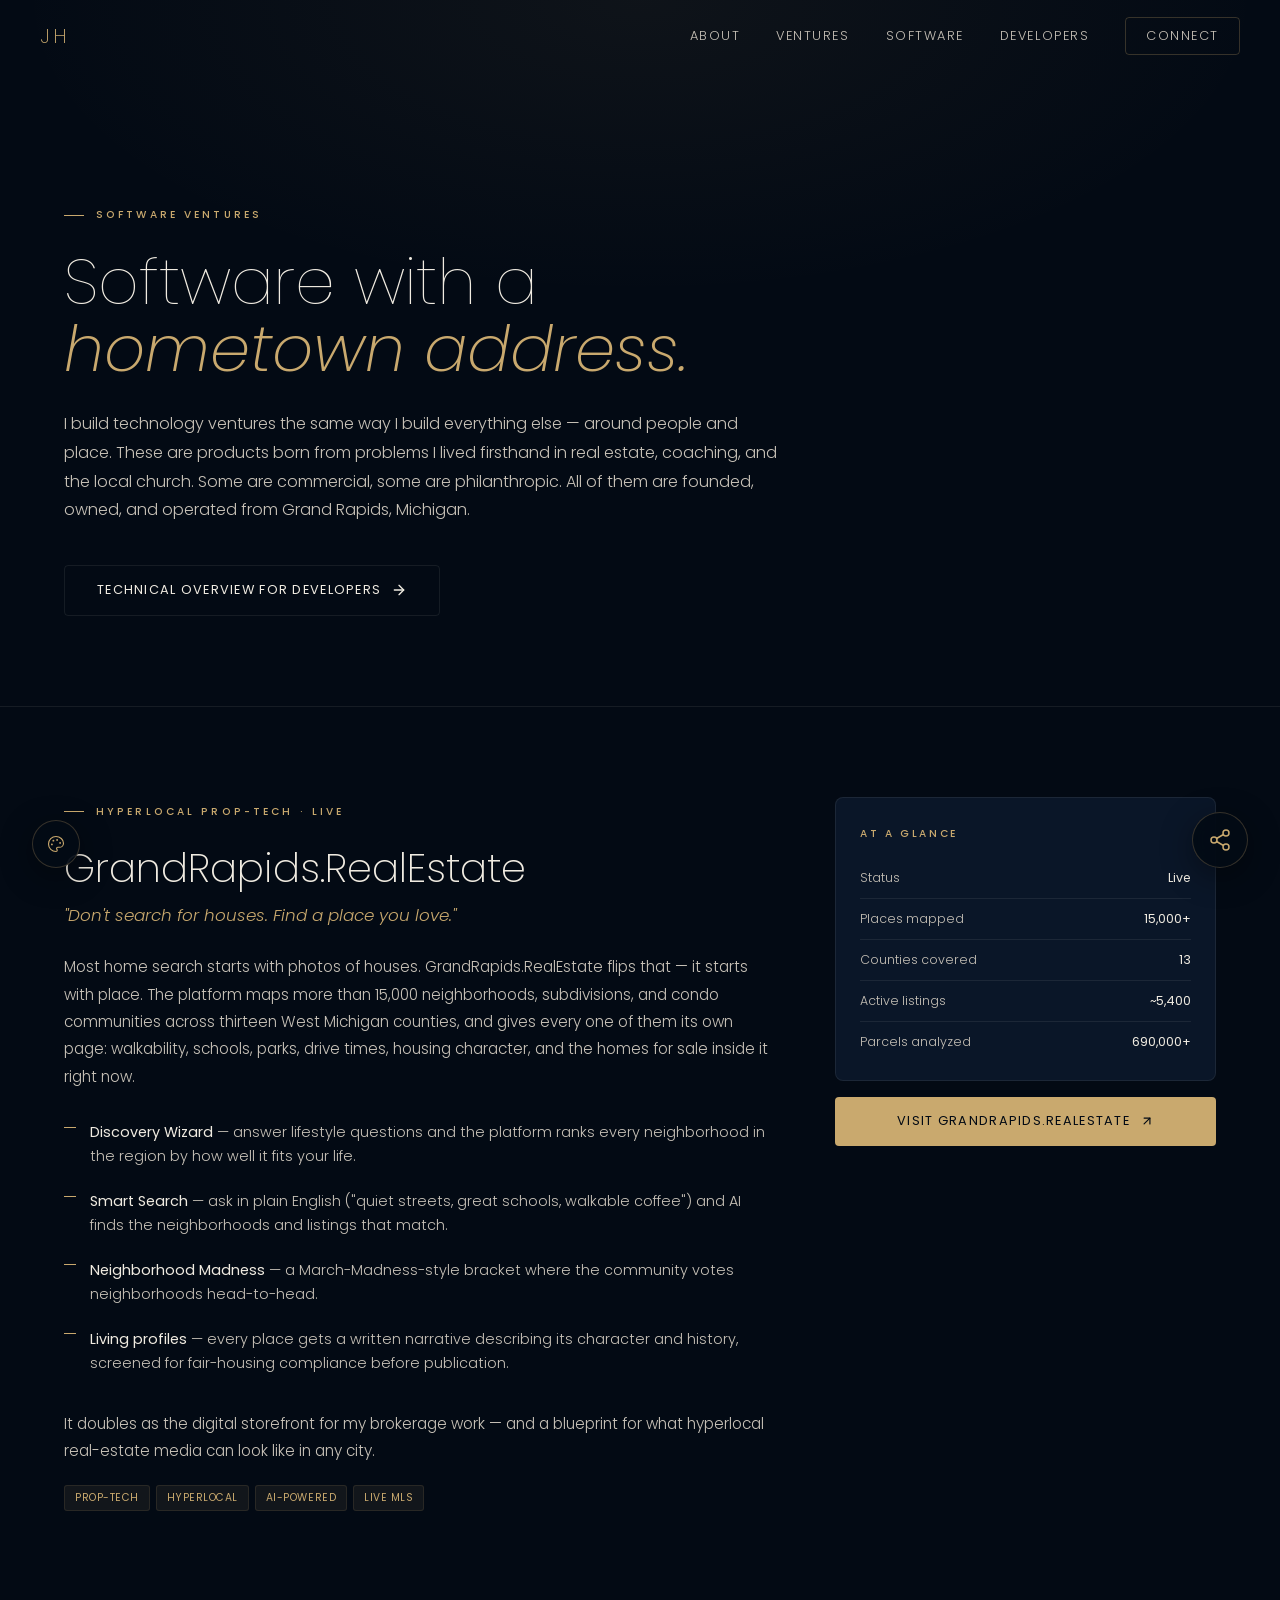
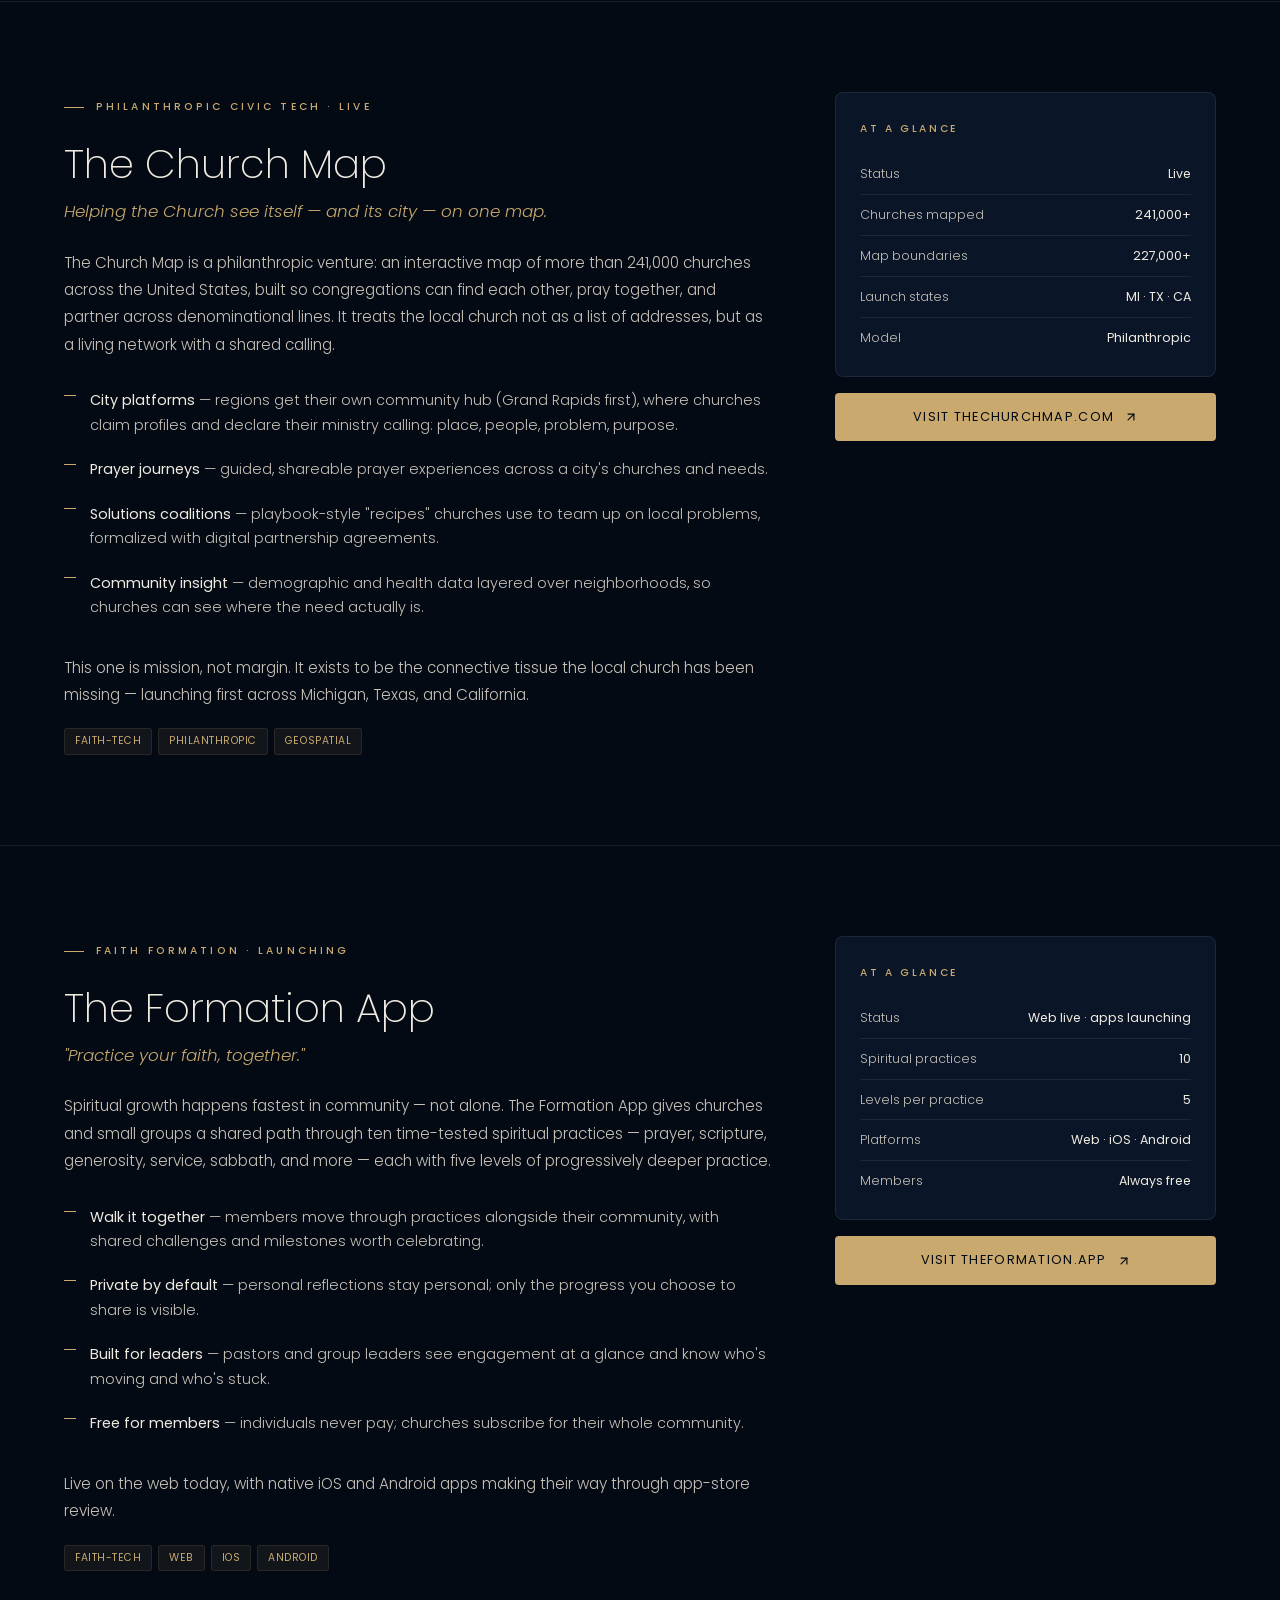
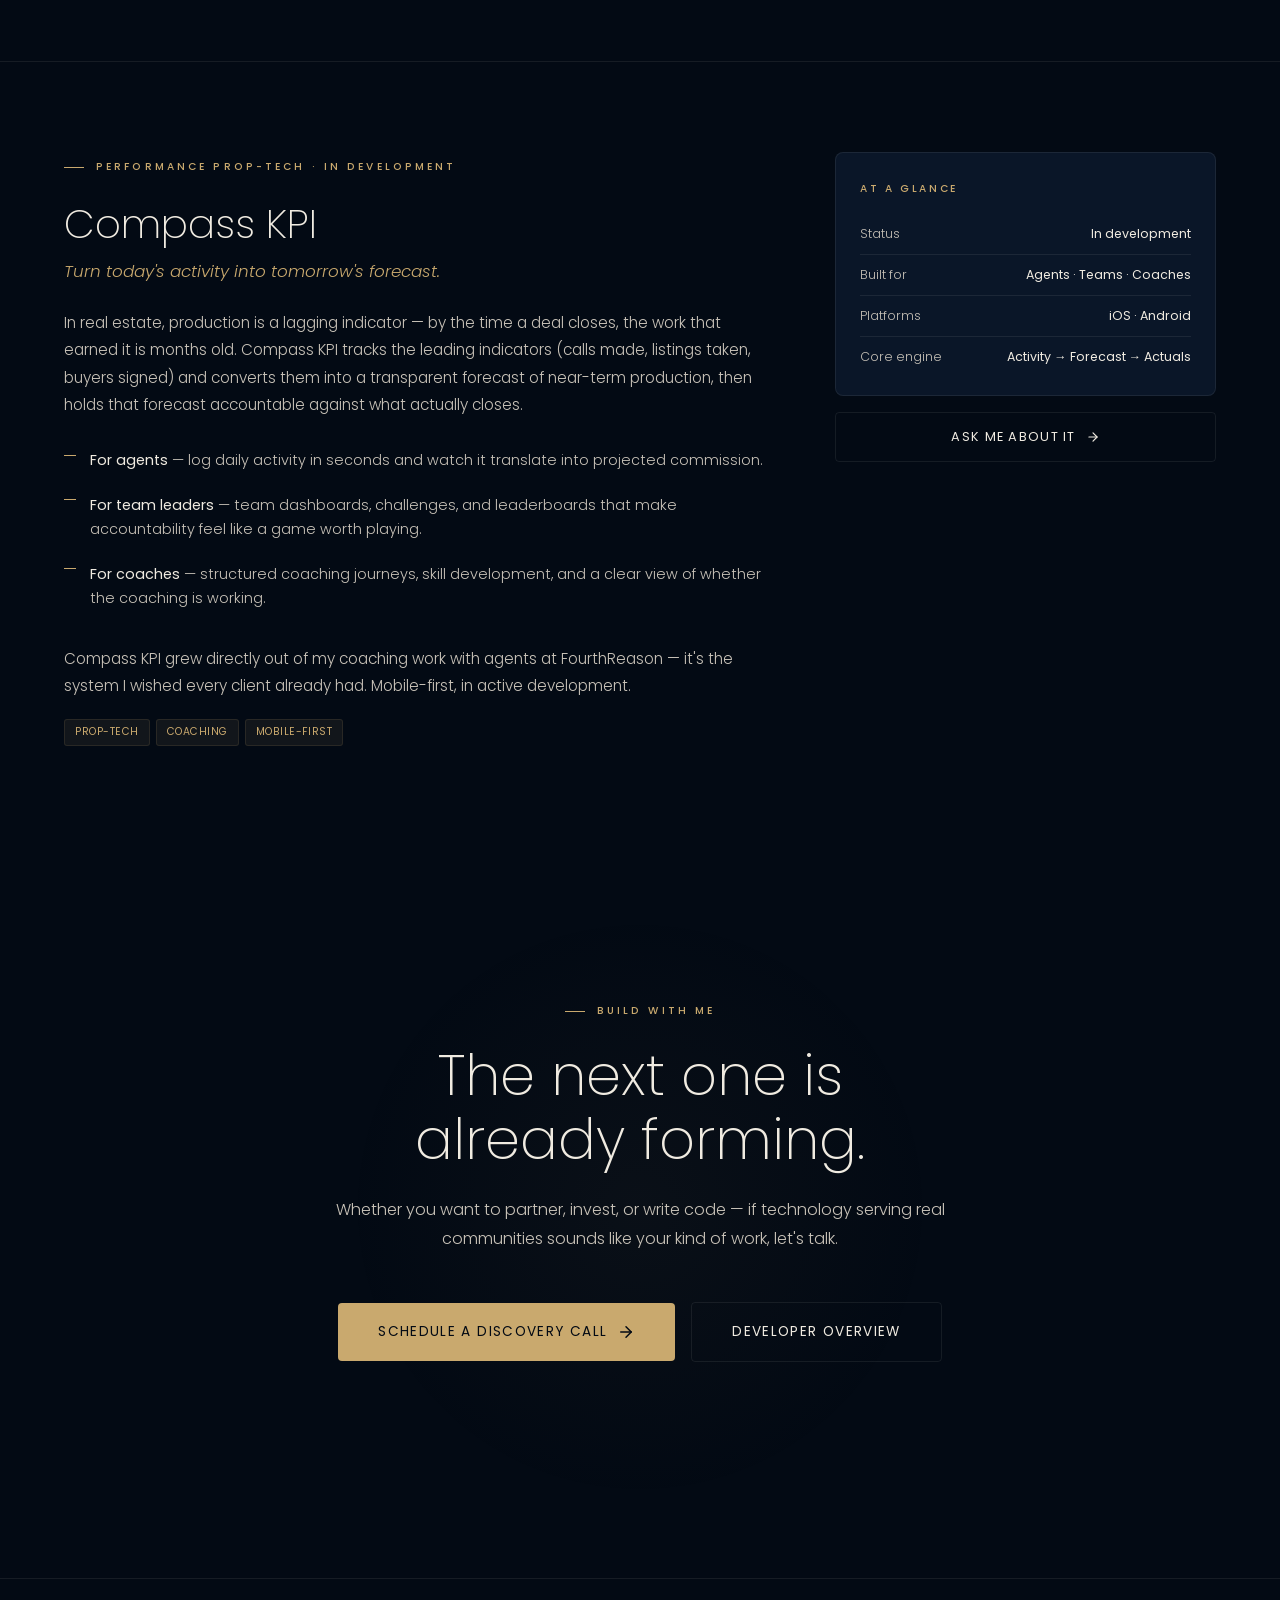
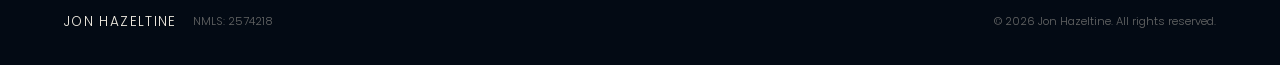
<file: software.html>
<!DOCTYPE html>
<html lang="en">
<head>
  <meta charset="UTF-8">
  <meta name="viewport" content="width=device-width, initial-scale=1.0">
  <title>Software Ventures — Jon Hazeltine</title>
  <meta name="description" content="The software ventures of Jon Hazeltine — prop-tech, philanthropic faith-tech, and hyperlocal platforms founded and operated from Grand Rapids, MI.">
  <meta property="og:title" content="Software Ventures — Jon Hazeltine">
  <meta property="og:description" content="Prop-tech. Faith-tech. Hyperlocal platforms. Founded and operated from Grand Rapids, Michigan.">
  <meta property="og:type" content="website">
  <meta property="og:url" content="https://www.jonhazeltine.com/software.html">
  <meta property="og:image" content="https://www.jonhazeltine.com/og-software.png">
  <meta property="og:image:width" content="1200">
  <meta property="og:image:height" content="630">
  <meta property="og:image:alt" content="Software with a hometown address — the software ventures of Jon Hazeltine">
  <meta name="twitter:card" content="summary_large_image">
  <meta name="twitter:title" content="Software Ventures — Jon Hazeltine">
  <meta name="twitter:description" content="Prop-tech. Faith-tech. Hyperlocal platforms. Founded and operated from Grand Rapids, Michigan.">
  <meta name="twitter:image" content="https://www.jonhazeltine.com/og-software.png">
  <link rel="preconnect" href="https://fonts.googleapis.com">
  <link rel="preconnect" href="https://fonts.gstatic.com" crossorigin>
  <script src="skin.js"></script>
  <meta name="theme-color" content="#030a14">
</head>
<body>

  <!-- Floating Nav -->
  <nav class="nav" id="nav">
    <div class="nav-inner">
      <a href="index.html" class="nav-logo">JH</a>
      <div class="nav-links">
        <a href="index.html#about">About</a>
        <a href="index.html#ventures">Ventures</a>
        <a href="software.html">Software</a>
        <a href="developers.html">Developers</a>
        <a href="index.html#connect" class="nav-cta">Connect</a>
      </div>
      <button class="nav-toggle" id="navToggle" aria-label="Toggle menu">
        <span></span>
        <span></span>
      </button>
    </div>
    <div class="nav-mobile" id="navMobile">
      <a href="index.html#about">About</a>
      <a href="index.html#ventures">Ventures</a>
      <a href="software.html">Software</a>
      <a href="developers.html">Developers</a>
      <a href="index.html#connect">Connect</a>
    </div>
  </nav>

  <!-- Page Hero -->
  <header class="subpage-hero">
    <div class="container">
      <div class="section-label" data-animate="fade-up">Software Ventures</div>
      <h1 class="subpage-title" data-animate="fade-up" data-delay="100">Software with a<br><em>hometown address.</em></h1>
      <p class="subpage-sub" data-animate="fade-up" data-delay="200">
        I build technology ventures the same way I build everything else — around people and place.
        These are products born from problems I lived firsthand in real estate, coaching, and the
        local church. Some are commercial, some are philanthropic. All of them are founded, owned,
        and operated from Grand Rapids, Michigan.
      </p>
      <div class="subpage-actions" data-animate="fade-up" data-delay="300">
        <a href="developers.html" class="btn btn-ghost">
          <span>Technical Overview for Developers</span>
          <svg width="16" height="16" viewBox="0 0 24 24" fill="none" stroke="currentColor" stroke-width="2" stroke-linecap="round" stroke-linejoin="round"><path d="M5 12h14"/><path d="m12 5 7 7-7 7"/></svg>
        </a>
      </div>
    </div>
  </header>

  <!-- GrandRapids.RealEstate -->
  <section class="project" id="grandrapids-realestate">
    <div class="container">
      <div class="project-grid">
        <div class="project-text" data-animate="fade-up">
          <div class="section-label">Hyperlocal Prop-Tech · Live</div>
          <h2 class="project-title">GrandRapids.RealEstate</h2>
          <p class="project-tagline">"Don't search for houses. Find a place you love."</p>
          <p class="about-body">
            Most home search starts with photos of houses. GrandRapids.RealEstate flips that — it
            starts with place. The platform maps more than 15,000 neighborhoods, subdivisions, and
            condo communities across thirteen West Michigan counties, and gives every one of them
            its own page: walkability, schools, parks, drive times, housing character, and the
            homes for sale inside it right now.
          </p>
          <ul class="feature-list">
            <li><strong>Discovery Wizard</strong> — answer lifestyle questions and the platform ranks every neighborhood in the region by how well it fits your life.</li>
            <li><strong>Smart Search</strong> — ask in plain English ("quiet streets, great schools, walkable coffee") and AI finds the neighborhoods and listings that match.</li>
            <li><strong>Neighborhood Madness</strong> — a March-Madness-style bracket where the community votes neighborhoods head-to-head.</li>
            <li><strong>Living profiles</strong> — every place gets a written narrative describing its character and history, screened for fair-housing compliance before publication.</li>
          </ul>
          <p class="about-body">
            It doubles as the digital storefront for my brokerage work — and a blueprint for what
            hyperlocal real-estate media can look like in any city.
          </p>
          <div class="venture-services">
            <span>Prop-Tech</span>
            <span>Hyperlocal</span>
            <span>AI-Powered</span>
            <span>Live MLS</span>
          </div>
        </div>
        <aside class="project-side" data-animate="fade-up" data-delay="150">
          <div class="facts-card">
            <div class="facts-title">At a Glance</div>
            <ul class="facts-list">
              <li>Status <strong>Live</strong></li>
              <li>Places mapped <strong>15,000+</strong></li>
              <li>Counties covered <strong>13</strong></li>
              <li>Active listings <strong>~5,400</strong></li>
              <li>Parcels analyzed <strong>690,000+</strong></li>
            </ul>
          </div>
          <a href="https://grandrapids.realestate" target="_blank" rel="noopener" class="btn btn-primary project-visit">
            <span>Visit grandrapids.realestate</span>
            <svg width="14" height="14" viewBox="0 0 24 24" fill="none" stroke="currentColor" stroke-width="2" stroke-linecap="round" stroke-linejoin="round"><path d="M7 17 17 7"/><path d="M7 7h10v10"/></svg>
          </a>
        </aside>
      </div>
    </div>
  </section>

  <!-- The Church Map -->
  <section class="project" id="the-church-map">
    <div class="container">
      <div class="project-grid">
        <div class="project-text" data-animate="fade-up">
          <div class="section-label">Philanthropic Civic Tech · Live</div>
          <h2 class="project-title">The Church Map</h2>
          <p class="project-tagline">Helping the Church see itself — and its city — on one map.</p>
          <p class="about-body">
            The Church Map is a philanthropic venture: an interactive map of more than 241,000
            churches across the United States, built so congregations can find each other, pray
            together, and partner across denominational lines. It treats the local church not as
            a list of addresses, but as a living network with a shared calling.
          </p>
          <ul class="feature-list">
            <li><strong>City platforms</strong> — regions get their own community hub (Grand Rapids first), where churches claim profiles and declare their ministry calling: place, people, problem, purpose.</li>
            <li><strong>Prayer journeys</strong> — guided, shareable prayer experiences across a city's churches and needs.</li>
            <li><strong>Solutions coalitions</strong> — playbook-style "recipes" churches use to team up on local problems, formalized with digital partnership agreements.</li>
            <li><strong>Community insight</strong> — demographic and health data layered over neighborhoods, so churches can see where the need actually is.</li>
          </ul>
          <p class="about-body">
            This one is mission, not margin. It exists to be the connective tissue the local
            church has been missing — launching first across Michigan, Texas, and California.
          </p>
          <div class="venture-services">
            <span>Faith-Tech</span>
            <span>Philanthropic</span>
            <span>Geospatial</span>
          </div>
        </div>
        <aside class="project-side" data-animate="fade-up" data-delay="150">
          <div class="facts-card">
            <div class="facts-title">At a Glance</div>
            <ul class="facts-list">
              <li>Status <strong>Live</strong></li>
              <li>Churches mapped <strong>241,000+</strong></li>
              <li>Map boundaries <strong>227,000+</strong></li>
              <li>Launch states <strong>MI · TX · CA</strong></li>
              <li>Model <strong>Philanthropic</strong></li>
            </ul>
          </div>
          <a href="https://thechurchmap.com" target="_blank" rel="noopener" class="btn btn-primary project-visit">
            <span>Visit thechurchmap.com</span>
            <svg width="14" height="14" viewBox="0 0 24 24" fill="none" stroke="currentColor" stroke-width="2" stroke-linecap="round" stroke-linejoin="round"><path d="M7 17 17 7"/><path d="M7 7h10v10"/></svg>
          </a>
        </aside>
      </div>
    </div>
  </section>

  <!-- The Formation App -->
  <section class="project" id="the-formation-app">
    <div class="container">
      <div class="project-grid">
        <div class="project-text" data-animate="fade-up">
          <div class="section-label">Faith Formation · Launching</div>
          <h2 class="project-title">The Formation App</h2>
          <p class="project-tagline">"Practice your faith, together."</p>
          <p class="about-body">
            Spiritual growth happens fastest in community — not alone. The Formation App gives churches
            and small groups a shared path through ten time-tested spiritual practices — prayer,
            scripture, generosity, service, sabbath, and more — each with five levels of
            progressively deeper practice.
          </p>
          <ul class="feature-list">
            <li><strong>Walk it together</strong> — members move through practices alongside their community, with shared challenges and milestones worth celebrating.</li>
            <li><strong>Private by default</strong> — personal reflections stay personal; only the progress you choose to share is visible.</li>
            <li><strong>Built for leaders</strong> — pastors and group leaders see engagement at a glance and know who's moving and who's stuck.</li>
            <li><strong>Free for members</strong> — individuals never pay; churches subscribe for their whole community.</li>
          </ul>
          <p class="about-body">
            Live on the web today, with native iOS and Android apps making their way through
            app-store review.
          </p>
          <div class="venture-services">
            <span>Faith-Tech</span>
            <span>Web</span>
            <span>iOS</span>
            <span>Android</span>
          </div>
        </div>
        <aside class="project-side" data-animate="fade-up" data-delay="150">
          <div class="facts-card">
            <div class="facts-title">At a Glance</div>
            <ul class="facts-list">
              <li>Status <strong>Web live · apps launching</strong></li>
              <li>Spiritual practices <strong>10</strong></li>
              <li>Levels per practice <strong>5</strong></li>
              <li>Platforms <strong>Web · iOS · Android</strong></li>
              <li>Members <strong>Always free</strong></li>
            </ul>
          </div>
          <a href="https://theformation.app" target="_blank" rel="noopener" class="btn btn-primary project-visit">
            <span>Visit theformation.app</span>
            <svg width="14" height="14" viewBox="0 0 24 24" fill="none" stroke="currentColor" stroke-width="2" stroke-linecap="round" stroke-linejoin="round"><path d="M7 17 17 7"/><path d="M7 7h10v10"/></svg>
          </a>
        </aside>
      </div>
    </div>
  </section>

  <!-- Compass KPI -->
  <section class="project" id="compass-kpi">
    <div class="container">
      <div class="project-grid">
        <div class="project-text" data-animate="fade-up">
          <div class="section-label">Performance Prop-Tech · In Development</div>
          <h2 class="project-title">Compass KPI</h2>
          <p class="project-tagline">Turn today's activity into tomorrow's forecast.</p>
          <p class="about-body">
            In real estate, production is a lagging indicator — by the time a deal closes, the
            work that earned it is months old. Compass KPI tracks the leading indicators (calls
            made, listings taken, buyers signed) and converts them into a transparent forecast of
            near-term production, then holds that forecast accountable against what actually closes.
          </p>
          <ul class="feature-list">
            <li><strong>For agents</strong> — log daily activity in seconds and watch it translate into projected commission.</li>
            <li><strong>For team leaders</strong> — team dashboards, challenges, and leaderboards that make accountability feel like a game worth playing.</li>
            <li><strong>For coaches</strong> — structured coaching journeys, skill development, and a clear view of whether the coaching is working.</li>
          </ul>
          <p class="about-body">
            Compass KPI grew directly out of my coaching work with agents at FourthReason — it's
            the system I wished every client already had. Mobile-first, in active development.
          </p>
          <div class="venture-services">
            <span>Prop-Tech</span>
            <span>Coaching</span>
            <span>Mobile-First</span>
          </div>
        </div>
        <aside class="project-side" data-animate="fade-up" data-delay="150">
          <div class="facts-card">
            <div class="facts-title">At a Glance</div>
            <ul class="facts-list">
              <li>Status <strong>In development</strong></li>
              <li>Built for <strong>Agents · Teams · Coaches</strong></li>
              <li>Platforms <strong>iOS · Android</strong></li>
              <li>Core engine <strong>Activity → Forecast → Actuals</strong></li>
            </ul>
          </div>
          <a href="index.html#connect" class="btn btn-ghost project-visit">
            <span>Ask Me About It</span>
            <svg width="14" height="14" viewBox="0 0 24 24" fill="none" stroke="currentColor" stroke-width="2" stroke-linecap="round" stroke-linejoin="round"><path d="M5 12h14"/><path d="m12 5 7 7-7 7"/></svg>
          </a>
        </aside>
      </div>
    </div>
  </section>

  <!-- CTA -->
  <section class="connect">
    <div class="container">
      <div class="connect-inner">
        <div class="section-label" data-animate="fade-up">Build With Me</div>
        <h2 class="connect-heading" data-animate="fade-up" data-delay="100">The next one is<br>already forming.</h2>
        <p class="connect-sub" data-animate="fade-up" data-delay="200">
          Whether you want to partner, invest, or write code — if technology serving real
          communities sounds like your kind of work, let's talk.
        </p>
        <div class="connect-buttons" data-animate="fade-up" data-delay="300">
          <a href="https://calendly.com/jonhazeltine/discovery" target="_blank" rel="noopener" class="btn btn-primary btn-lg">
            <span>Schedule a Discovery Call</span>
            <svg width="18" height="18" viewBox="0 0 24 24" fill="none" stroke="currentColor" stroke-width="2" stroke-linecap="round" stroke-linejoin="round"><path d="M5 12h14"/><path d="m12 5 7 7-7 7"/></svg>
          </a>
          <a href="developers.html" class="btn btn-ghost btn-lg">Developer Overview</a>
        </div>
      </div>
    </div>
  </section>

  <!-- Floating Share / Bump Button -->
  <div class="fab-container">
    <button class="fab" id="fabShare" aria-label="Share contact">
      <svg class="fab-icon fab-icon-share" width="24" height="24" viewBox="0 0 24 24" fill="none" stroke="currentColor" stroke-width="1.5" stroke-linecap="round" stroke-linejoin="round"><circle cx="18" cy="5" r="3"/><circle cx="6" cy="12" r="3"/><circle cx="18" cy="19" r="3"/><line x1="8.59" y1="13.51" x2="15.42" y2="17.49"/><line x1="15.41" y1="6.51" x2="8.59" y2="10.49"/></svg>
      <svg class="fab-icon fab-icon-close" width="24" height="24" viewBox="0 0 24 24" fill="none" stroke="currentColor" stroke-width="1.5" stroke-linecap="round" stroke-linejoin="round"><line x1="18" y1="6" x2="6" y2="18"/><line x1="6" y1="6" x2="18" y2="18"/></svg>
    </button>
    <div class="fab-menu" id="fabMenu">
      <button class="fab-option" id="fabVcard">
        <svg width="18" height="18" viewBox="0 0 24 24" fill="none" stroke="currentColor" stroke-width="1.5" stroke-linecap="round" stroke-linejoin="round"><path d="M19 21H5a2 2 0 0 1-2-2V5a2 2 0 0 1 2-2h11l5 5v11a2 2 0 0 1-2 2z"/><polyline points="17 21 17 13 7 13 7 21"/><polyline points="7 3 7 8 15 8"/></svg>
        <span>Save to Contacts</span>
      </button>
      <button class="fab-option" id="fabQR">
        <svg width="18" height="18" viewBox="0 0 24 24" fill="none" stroke="currentColor" stroke-width="1.5" stroke-linecap="round" stroke-linejoin="round"><rect x="3" y="3" width="7" height="7"/><rect x="14" y="3" width="7" height="7"/><rect x="3" y="14" width="7" height="7"/><rect x="14" y="14" width="3" height="3"/><line x1="21" y1="14" x2="21" y2="14.01"/><line x1="21" y1="21" x2="21" y2="21.01"/></svg>
        <span>Show QR Code</span>
      </button>
      <button class="fab-option" id="fabLink">
        <svg width="18" height="18" viewBox="0 0 24 24" fill="none" stroke="currentColor" stroke-width="1.5" stroke-linecap="round" stroke-linejoin="round"><path d="M10 13a5 5 0 0 0 7.54.54l3-3a5 5 0 0 0-7.07-7.07l-1.72 1.71"/><path d="M14 11a5 5 0 0 0-7.54-.54l-3 3a5 5 0 0 0 7.07 7.07l1.71-1.71"/></svg>
        <span>Copy Link</span>
      </button>
    </div>
  </div>

  <!-- QR Modal -->
  <div class="modal-overlay" id="qrModal">
    <div class="modal">
      <button class="modal-close" id="qrClose">&times;</button>
      <div class="modal-qr">
        <canvas id="qrCanvas" width="200" height="200"></canvas>
      </div>
      <p class="modal-label">Scan to connect with Jon</p>
      <p class="modal-url">jonhazeltine.com</p>
    </div>
  </div>

  <!-- Toast -->
  <div class="toast" id="toast"></div>

  <!-- Footer -->
  <footer class="footer">
    <div class="container">
      <div class="footer-inner">
        <div class="footer-brand">
          <span class="footer-logo">Jon Hazeltine</span>
          <span class="footer-nmls">NMLS: 2574218</span>
        </div>
        <div class="footer-copy">&copy; 2026 Jon Hazeltine. All rights reserved.</div>
      </div>
    </div>
  </footer>

  <script src="script.js"></script>
</body>
</html>
</file>
